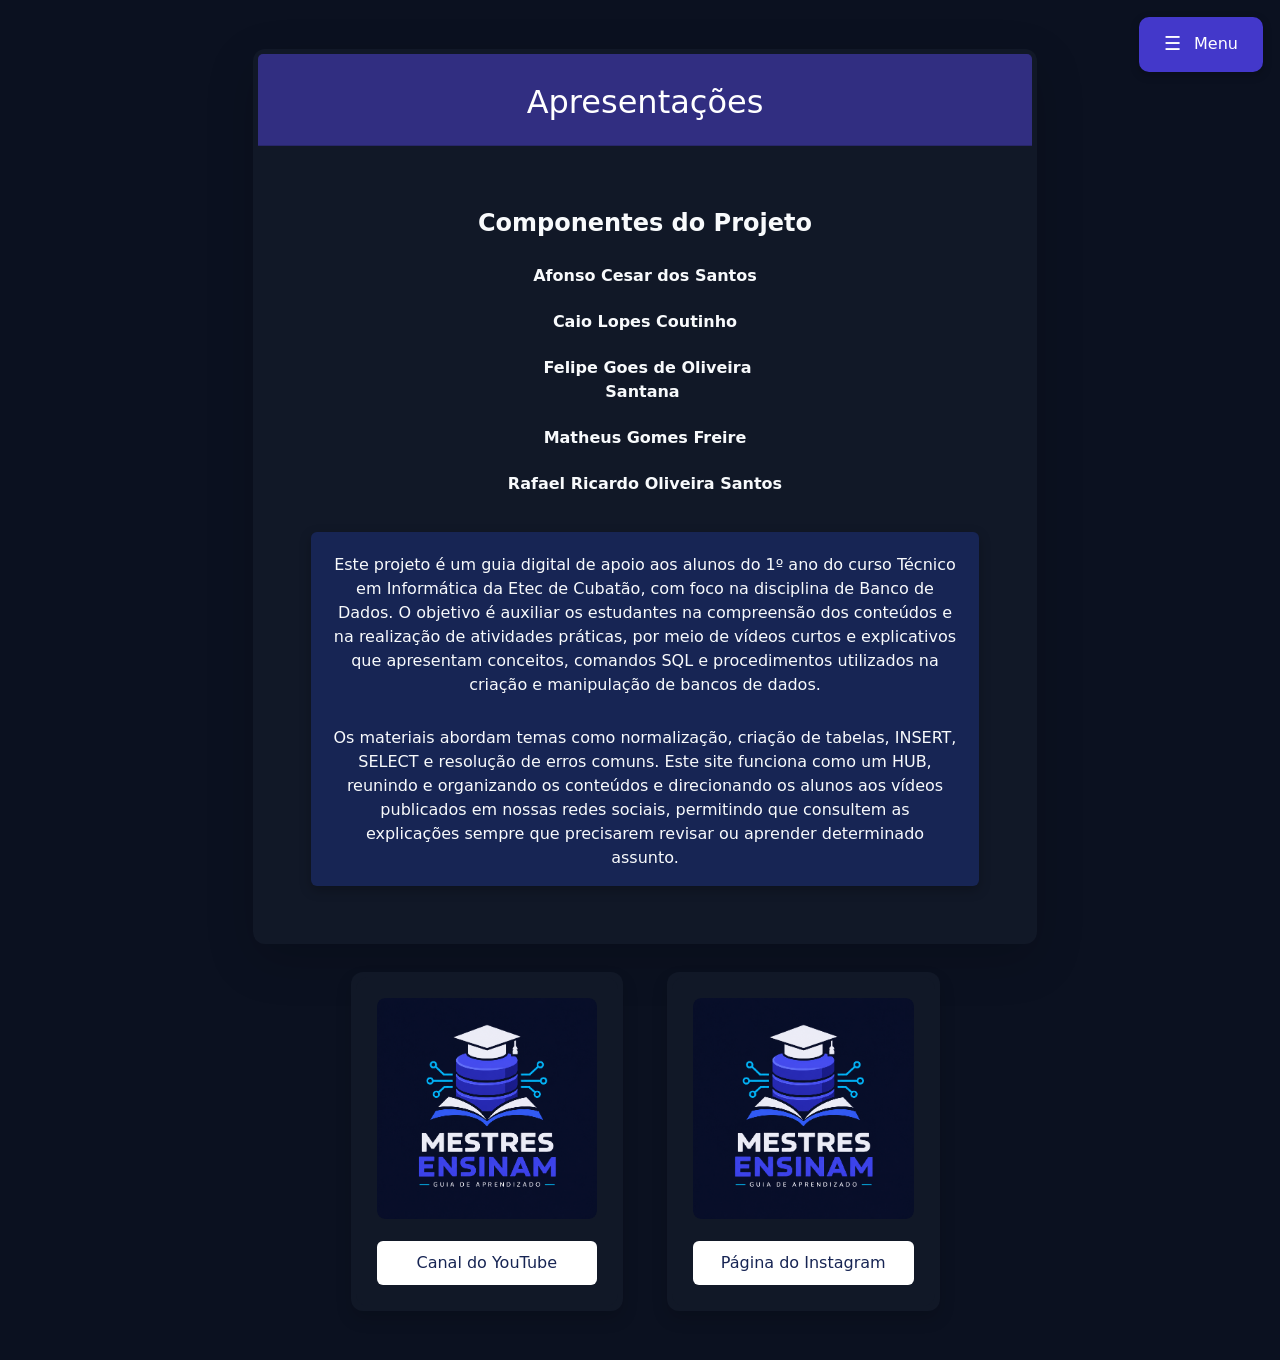
<file: index.html>
<!DOCTYPE html>
<html lang="pt-br">

<head>
    <meta charset="utf-8">
    <meta name="viewport" content="width=device-width, initial-scale=1">

    <title>Site do Guia de Aprendizado</title>

    <link rel="icon" href="imagens/logosite.png">

    <link href="css/bootstrap.min.css" rel="stylesheet">
    <link href="https://cdn.jsdelivr.net/npm/bootstrap@5.3.0/dist/css/bootstrap.min.css" rel="stylesheet">

    <script src="https://cdn.jsdelivr.net/npm/bootstrap@5.3.0/dist/js/bootstrap.bundle.min.js"></script>

    <style>

        /* =========================
           PALETA DE CORES
        ========================== */

        :root {
            --fundo-principal: #0B1120;
            --fundo-secundario: #111827;
            --azul-escuro: #172554;
            --indigo-escuro: #312E81;
            --indigo-principal: #4338CA;

            --texto-principal: #F8FAFC;
            --texto-secundario: #CBD5E1;
            --branco: #FFFFFF;
        }


        /* =========================
           CONFIGURAÇÕES GERAIS
        ========================== */

        * {
            margin: 5px !important;
        }

        body {
            background-color: var(--fundo-principal) !important;
            color: var(--texto-principal);
        }


        /* =========================
           MENU LATERAL
        ========================== */

        .menu-box {
            background-color: var(--azul-escuro);

            border-radius: 12px;
            padding: 20px;
            margin: 15px;

            box-shadow: 0 4px 12px rgba(0, 0, 0, 0.30);
        }


        .menu-label {
            color: var(--texto-principal);

            font-weight: 500;
            font-size: 1.1rem;

            margin: 0;
            padding: 12px 15px;

            border-radius: 8px;

            cursor: pointer;

            display: block;

            text-decoration: none;
        }


        .menu-label:hover {
            background-color: var(--indigo-escuro);
            color: var(--branco);

            text-decoration: none;
        }


        .nav-link {
            padding: 0;

            margin: 5px 0;

            border-radius: 8px;
        }


        .nav-link.active .menu-label {
            background-color: var(--indigo-principal);
            color: var(--branco);
        }


        /* =========================
           MENU OFFCANVAS
        ========================== */

        .offcanvas {
            background-color: var(--fundo-secundario);
            color: var(--texto-principal);
        }


        .offcanvas-header {
            background-color: var(--indigo-escuro);

            color: var(--texto-principal);

            border-radius: 0 0 12px 12px;
        }


        .btn-close {
            filter: invert(1);
        }


        /* =========================
           TAMANHO DO MENU
        ========================== */

        #MenuLateral {
            width: min(450px, 90vw) !important;

            max-width: 100vw;

            display: flex;

            flex-direction: column;
        }


        #MenuLateral .offcanvas-header {
            flex-shrink: 0;

            gap: 0.75rem;
        }


        #MenuLateral .offcanvas-title {
            min-width: 0;

            overflow-wrap: anywhere;
        }


        #MenuLateral .menu-box {
            flex: 1 1 auto;

            min-height: 0;

            margin: clamp(8px, 2vw, 15px);

            padding: clamp(10px, 3vw, 20px);

            overflow-y: auto;

            overscroll-behavior: contain;
        }


        #MenuLateral .menu-label {
            display: flex;

            min-height: 44px;

            align-items: center;

            overflow-wrap: anywhere;
        }


        /* =========================
           BOTÃO DO MENU
        ========================== */

        button[data-bs-target="#MenuLateral"] {
            background-color: #4338CA !important;
            color: #FFFFFF !important;

            border: none;

            border-radius: 10px;

            box-shadow: 0 3px 8px rgba(0, 0, 0, 0.25);

            inset-block-start:
                max(12px, env(safe-area-inset-top)) !important;

            inset-inline-end:
                max(12px, env(safe-area-inset-right)) !important;

            z-index: 1039 !important;

            display: inline-flex;

            max-width: calc(100vw - 24px);

            align-items: center;

            gap: 8px;

            padding:
                8px clamp(12px, 2vw, 20px) !important;

            font-size:
                clamp(1rem, 1.2vw, 1.2rem) !important;

            white-space: nowrap;
        }


        button[data-bs-target="#MenuLateral"]:hover {
            background-color: #3730A3 !important;
            color: #FFFFFF !important;
        }


        button[data-bs-target="#MenuLateral"] span:first-child {
            font-size:
                clamp(1.2rem, 1.5vw, 1.5rem) !important;
        }


        button[data-bs-target="#MenuLateral"] span:last-child {
            margin-left: 0 !important;
        }


        /* =========================
           CARD PRINCIPAL
        ========================== */

        .card {
            background-color: var(--fundo-secundario);
            color: var(--texto-principal);

            border-radius: 12px;
        }


        .card-header-principal {
            background-color: var(--indigo-escuro);

            color: var(--branco);
        }


        .card-body {
            background-color: var(--fundo-secundario);
        }


        .titulo-secao {
            color: var(--texto-principal);

            font-weight: 700;
        }


        .descricao-projeto {
            background-color: var(--azul-escuro);

            color: var(--texto-principal);

            box-shadow: 0 4px 12px rgba(0, 0, 0, 0.25);
        }


        /* =========================
           CARDS DAS REDES SOCIAIS
        ========================== */

        .home-shortcut-card {
            aspect-ratio: 1 / 1;

            background-color: var(--azul-escuro);

            border-radius: 12px;

            border: none;

            box-shadow: 0 4px 12px rgba(0, 0, 0, 0.30);
        }


        .home-shortcut-card .card-body {
            display: flex;

            flex-direction: column;

            gap: 12px;

            background-color: var(--azul-escuro);

            border-radius: 12px;
        }


        .home-shortcut-image {
            display: grid;

            flex: 1;

            min-height: 0;

            place-items: center;

            overflow: hidden;

            border-radius: 8px;

            background-color: transparent;
        }


        .home-shortcut-image img {
            margin: 0 !important;

            max-width: 100%;

            max-height: 100%;

            border-radius: 8px;

            object-fit: contain;
        }


        .home-shortcut-link {
            display: block;

            padding: 10px;

            border-radius: 6px;

            background-color: #FFFFFF;

            color: #172554;

            text-align: center;

            font-weight: 500;

            text-decoration: none;
        }


        .home-shortcut-link:hover {
            background-color: #E5E7EB;

            color: #172554;
        }


        /* =========================
           TÍTULOS
        ========================== */

        h2 {
            color: var(--texto-principal) !important;
        }

    </style>
    <link href="css/theme.css" rel="stylesheet">

</head>


<body>


    <!-- BOTÃO DO MENU -->

    <button
        class="btn"
        type="button"

        data-bs-toggle="offcanvas"

        data-bs-target="#MenuLateral"

        aria-controls="MenuLateral"

        style="
            position: fixed;
            top: 20px;
            right: 20px;
            z-index: 1050;
            font-size: 1.2rem;
        "
    >

        <span style="font-size: 1.5rem; vertical-align: middle;">
            ☰
        </span>

        <span style="margin-left: 8px; vertical-align: middle;">
            Menu
        </span>

    </button>



    <!-- MENU LATERAL -->

    <div
        class="offcanvas offcanvas-start"

        tabindex="-1"

        id="MenuLateral"

        aria-labelledby="MenuLateralLabel"
    >


        <div class="offcanvas-header">


            <h5
                class="offcanvas-title"

                id="MenuLateralLabel"
            >

                <span style="font-size: 1.8rem; margin-right: 10px;">
                    📊
                </span>

                Menu de Navegação

            </h5>


            <button
                type="button"

                class="btn-close"

                data-bs-dismiss="offcanvas"

                aria-label="Fechar"
            ></button>


        </div>



        <div class="menu-box">


            <ul class="nav flex-column">


                <li class="nav-item">

                    <a
                        class="nav-link"

                        href="index.html"
                    >

                        <label class="menu-label">

                            <span style="margin-right: 10px;">
                                🏠
                            </span>

                            Início

                        </label>

                    </a>

                </li>



                <li class="nav-item">

                    <a
                        class="nav-link"

                        href="selects.html"
                    >

                        <label class="menu-label">

                            <span style="margin-right: 10px;">
                                📈
                            </span>

                            Instalação

                        </label>

                    </a>

                </li>



                <li class="nav-item">

                    <a
                        class="nav-link"

                        href="views.html"
                    >

                        <label class="menu-label">

                            <span style="margin-right: 10px;">
                                👁️
                            </span>

                            Diagrama

                        </label>

                    </a>

                </li>



                <li class="nav-item">

                    <a
                        class="nav-link"

                        href="proc_join.html"
                    >

                        <label class="menu-label">

                            <span style="margin-right: 10px;">
                                🔗
                            </span>

                            Criação de Tabelas

                        </label>

                    </a>

                </li>



                <li class="nav-item">

                    <a
                        class="nav-link"

                        href="proc_crud.html"
                    >

                        <label class="menu-label">

                            <span style="margin-right: 10px;">
                                ⚙️
                            </span>

                            Inserindo Dados

                        </label>

                    </a>

                </li>



                <li class="nav-item">

                    <a
                        class="nav-link"

                        href="proc_regras.html"
                    >

                        <label class="menu-label">

                            <span style="margin-right: 10px;">
                                📋
                            </span>

                            Alterando Dados

                        </label>

                    </a>

                </li>



                <li class="nav-item">

                    <a
                        class="nav-link"

                        href="permissões.html"
                    >

                        <label class="menu-label">

                            <span style="margin-right: 10px;">
                                ✔
                            </span>

                            Pesquisas (Select)

                        </label>

                    </a>

                </li>



                <li class="nav-item">

                    <a
                        class="nav-link"

                        href="gatilhos.html"
                    >

                        <label class="menu-label">

                            <span style="margin-right: 10px;">
                                💾
                            </span>

                            Como Salvar

                        </label>

                    </a>

                </li>


            </ul>


        </div>


    </div>



    <!-- CONTEÚDO PRINCIPAL -->

    <div class="container-fluid py-4">


        <div class="row justify-content-center">


            <div class="col-lg-8 col-md-10 col-sm-12">


                <div class="card shadow-lg border-0">


                    <!-- CABEÇALHO -->

                    <div
                        class="card-header card-header-principal text-center py-4"
                    >

                        <h2 class="mb-0 text-white">
                            Apresentações
                        </h2>

                    </div>



                    <!-- CONTEÚDO -->

                    <div class="card-body p-5 text-center">


                        <div class="text-center mb-4">


                            <h4 class="mb-3 titulo-secao">
                                Componentes do Projeto
                            </h4>



                            <div class="row justify-content-center">


                                <div class="col-md-6 mb-2">

                                    <p class="mb-1">
                                        <strong>
                                            Afonso Cesar dos Santos
                                        </strong>
                                    </p>

                                </div>



                                <div class="col-md-6 mb-2">

                                    <p class="mb-1">
                                        <strong>
                                            Caio Lopes Coutinho
                                        </strong>
                                    </p>

                                </div>



                                <div class="col-md-6 mb-2">

                                    <p class="mb-1">
                                        <strong>
                                            Felipe Goes de Oliveira Santana
                                        </strong>
                                    </p>

                                </div>



                                <div class="col-md-6 mb-2">

                                    <p class="mb-1">
                                        <strong>
                                            Matheus Gomes Freire
                                        </strong>
                                    </p>

                                </div>



                                <div class="col-md-6 mb-2">

                                    <p class="mb-1">
                                        <strong>
                                            Rafael Ricardo Oliveira Santos
                                        </strong>
                                    </p>

                                </div>


                            </div>


                        </div>



                        <!-- DESCRIÇÃO DO PROJETO -->

                        <div
                            class="mt-4 p-3 rounded descricao-projeto"
                        >


                            <p class="mb-0">

                                Este projeto é um guia digital de apoio aos
                                alunos do 1º ano do curso Técnico em Informática
                                da Etec de Cubatão, com foco na disciplina de
                                Banco de Dados.

                                O objetivo é auxiliar os estudantes na
                                compreensão dos conteúdos e na realização de
                                atividades práticas, por meio de vídeos curtos
                                e explicativos que apresentam conceitos,
                                comandos SQL e procedimentos utilizados na
                                criação e manipulação de bancos de dados.

                            </p>


                            <br>


                            <p class="mb-0">

                                Os materiais abordam temas como normalização,
                                criação de tabelas, INSERT, SELECT e resolução
                                de erros comuns.

                                Este site funciona como um HUB, reunindo e
                                organizando os conteúdos e direcionando os
                                alunos aos vídeos publicados em nossas redes
                                sociais, permitindo que consultem as
                                explicações sempre que precisarem revisar ou
                                aprender determinado assunto.

                            </p>


                        </div>


                    </div>


                </div>


            </div>


        </div>



        <!-- REDES SOCIAIS -->

        <div class="row justify-content-center g-4 mt-2">


            <!-- YOUTUBE -->

            <div class="col-10 col-sm-5 col-lg-3">


                <div
                    class="card home-shortcut-card shadow border-0"
                >


                    <div class="card-body">


                        <div class="home-shortcut-image">

                            <img
                                src="imagens/logo.png"

                                alt="Logo Mestres Ensinam"

                                class="img-fluid"
                            >

                        </div>



                        <a
                            href="https://youtube.com/@mestresensinando?si=HSx_U2N3adWQ6P_w"

                            class="home-shortcut-link"

                            target="_blank"

                            rel="noopener noreferrer"
                        >

                            Canal do YouTube

                        </a>


                    </div>


                </div>


            </div>



            <!-- INSTAGRAM -->

            <div class="col-10 col-sm-5 col-lg-3">


                <div
                    class="card home-shortcut-card shadow border-0"
                >


                    <div class="card-body">


                        <div class="home-shortcut-image">

                            <img
                                src="imagens/logo.png"

                                alt="Logo Mestres Ensinam"

                                class="img-fluid"
                            >

                        </div>



                        <a
                            href="https://www.instagram.com/mestres_ensinam01"

                            class="home-shortcut-link"

                            target="_blank"

                            rel="noopener noreferrer"
                        >

                            Página do Instagram

                        </a>


                    </div>


                </div>


            </div>


        </div>


    </div>



    <!-- SCRIPT PARA DESTACAR A PÁGINA ATUAL -->

    <script>

        document.addEventListener(
            "DOMContentLoaded",
            function() {

                const links =
                    document.querySelectorAll(".nav-link");

                const currentPage =
                    window.location.pathname
                    .split("/")
                    .pop();


                links.forEach(function(link) {

                    const href =
                        link.getAttribute("href");


                    if (href === currentPage) {

                        link.classList.add("active");

                    }

                });

            }
        );

    </script>


</body>

</html>
</file>
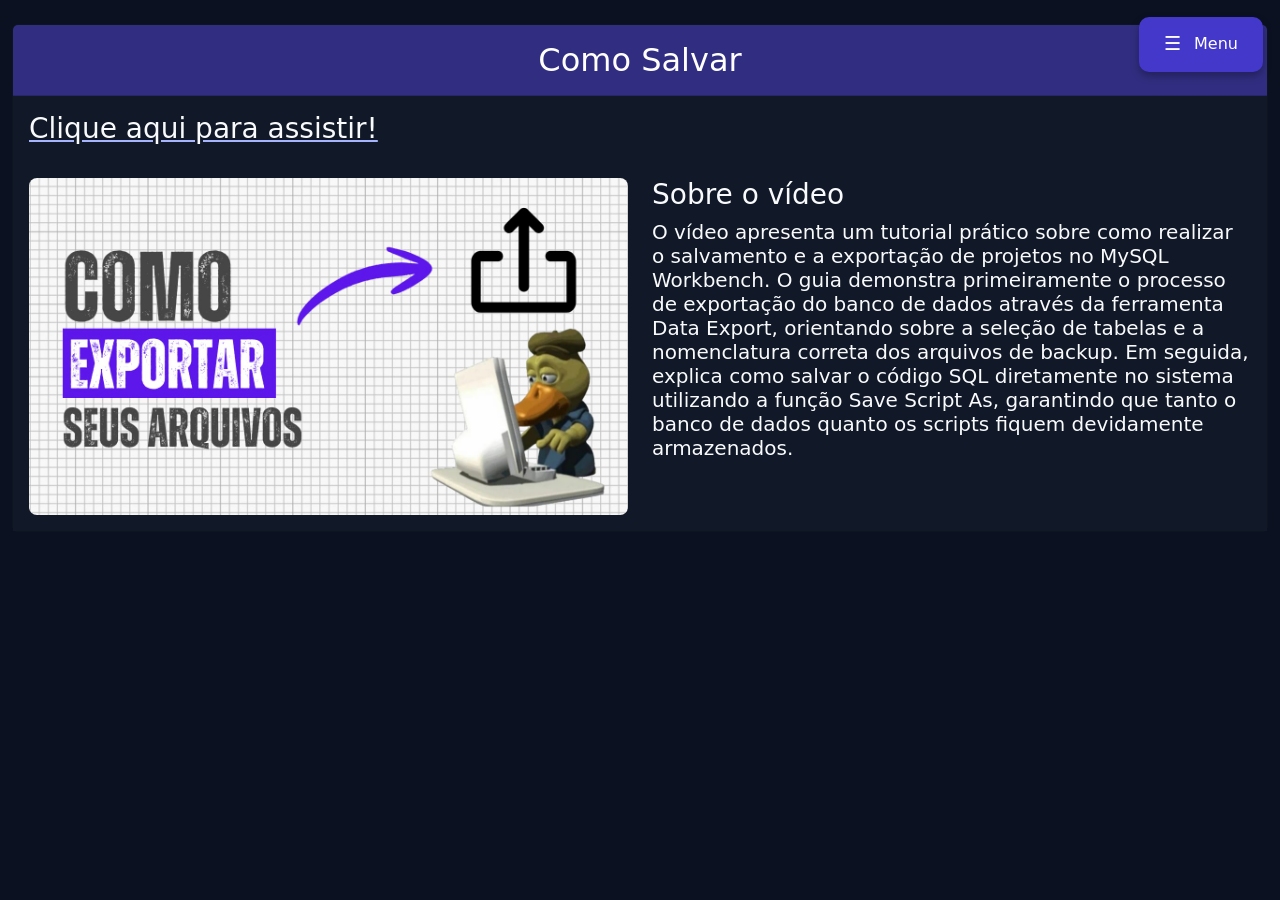
<file: gatilhos.html>
<!DOCTYPE html>
<html lang="pt-br">
<head>
    <meta charset="UTF-8">
    <meta name="viewport" content="width=device-width, initial-scale=1">

    <title>Como Salvar</title>

    <link rel="icon" href="imagens/logosite.png">

    <link
        href="https://cdn.jsdelivr.net/npm/bootstrap@5.3.0/dist/css/bootstrap.min.css"
        rel="stylesheet"
    >

    <script
        src="https://cdn.jsdelivr.net/npm/bootstrap@5.3.0/dist/js/bootstrap.bundle.min.js"
        defer
    ></script>

    <style>
        .menu-box {
            background: var(--azul-escuro);
            border-radius: 15px;
            padding: 20px;
            margin: 15px;
            box-shadow: 0 4px 12px rgba(0, 0, 0, 0.3);
        }

        .menu-label {
            color: white;
            font-weight: 500;
            font-size: 1.1rem;
            margin: 0;
            padding: 12px 15px;
            border-radius: 10px;
            transition: all 0.3s ease;
            cursor: pointer;
            display: block;
            text-decoration: none;
        }

        .menu-label:hover {
            background-color: rgba(255, 255, 255, 0.2);
            transform: translateX(5px);
            color: white;
            text-decoration: none;
        }

        .nav-link {
            padding: 0;
            margin: 5px 0;
            border-radius: 10px;
            transition: all 0.3s ease;
        }

        .nav-link:hover {
            background-color: rgba(255, 255, 255, 0.1);
        }

        .offcanvas {
            background: var(--fundo-secundario);
        }

        .offcanvas-header {
            background: var(--indigo-escuro);
            color: var(--branco);
            border-radius: 0 0 12px 12px;
        }

        .btn-close {
            filter: invert(1);
        }

        .nav-link.active .menu-label {
            background-color: var(--indigo-principal);
            color: var(--branco);
        }

        .conteudo-imagem {
            display: block;
            width: 100%;
            height: auto;
        }

        .texto-conteudo {
            min-width: 0;
        }

        @media (max-width: 576px) {
            .menu-lateral {
                width: 85% !important;
            }

        }
        
        #MenuLateral {
            width: min(450px, 90vw) !important;
            max-width: 100vw;
            display: flex;
            flex-direction: column;
        }

        #MenuLateral .offcanvas-header {
            flex-shrink: 0;
            gap: 0.75rem;
        }

        #MenuLateral .offcanvas-title {
            min-width: 0;
            overflow-wrap: anywhere;
        }

        #MenuLateral .menu-box {
            flex: 1 1 auto;
            min-height: 0;
            margin: clamp(8px, 2vw, 15px);
            padding: clamp(10px, 3vw, 20px);
            overflow-y: auto;
            overscroll-behavior: contain;
        }

        #MenuLateral .menu-label {
            display: flex;
            min-height: 44px;
            align-items: center;
            overflow-wrap: anywhere;
        }

        button[data-bs-target="#MenuLateral"] {
            background-color: #4338CA !important;
            color: #FFFFFF !important;
            inset-block-start: max(12px, env(safe-area-inset-top)) !important;
            inset-inline-end: max(12px, env(safe-area-inset-right)) !important;
            z-index: 1039 !important;
            display: inline-flex;
            max-width: calc(100vw - 24px);
            align-items: center;
            gap: 8px;
            padding: 6px clamp(10px, 2vw, 20px) !important;
            font-size: clamp(1rem, 1.2vw, 1.2rem) !important;
            white-space: nowrap;
        }

        button[data-bs-target="#MenuLateral"] span:first-child {
            font-size: clamp(1.2rem, 1.5vw, 1.5rem) !important;
        }

        button[data-bs-target="#MenuLateral"] span:last-child {
            margin-left: 0 !important;
        }
    </style>
    <link href="css/theme.css" rel="stylesheet">
</head>

<body class="gatilhos">

    <!-- Botão do menu -->
    <button
        class="btn"
        type="button"
        data-bs-toggle="offcanvas"
        data-bs-target="#MenuLateral"
        aria-controls="MenuLateral"
        style="background-color:var(--indigo-principal);color:var(--branco);position:fixed;top:20px;right:20px;z-index:1050;font-size:1.2rem;padding:8px 20px;border-radius:10px;box-shadow:0 4px 8px rgba(0,0,0,0.3);"
    >
        <span style="font-size:1.5rem;vertical-align:middle;">☰</span>
        <span style="margin-left:8px;vertical-align:middle;">Menu</span>
    </button>

    <!-- Menu lateral -->
    <div
        class="offcanvas offcanvas-start menu-lateral"
        tabindex="-1"
        id="MenuLateral"
        aria-labelledby="MenuLateralLabel"
        style="width:450px;"
    >
        <div class="offcanvas-header">
            <h5 class="offcanvas-title" id="MenuLateralLabel">
                <span style="font-size:1.8rem;margin-right:10px;">📊</span>
                Menu de Navegação
            </h5>

            <button
                type="button"
                class="btn-close"
                data-bs-dismiss="offcanvas"
                aria-label="Fechar"
            ></button>
        </div>

        <div class="menu-box">
            <ul class="nav flex-column">

                <li class="nav-item">
                    <a class="nav-link" href="index.html">
                        <span class="menu-label">
                            <span style="margin-right:10px;">🏠</span>
                            Início
                        </span>
                    </a>
                </li>

                <li class="nav-item">
                    <a class="nav-link" href="selects.html">
                        <span class="menu-label">
                            <span style="margin-right:10px;">📈</span>
                            Instalação
                        </span>
                    </a>
                </li>

                <li class="nav-item">
                    <a class="nav-link" href="views.html">
                        <span class="menu-label">
                            <span style="margin-right:10px;">👁️</span>
                            Diagrama
                        </span>
                    </a>
                </li>

                <li class="nav-item">
                    <a class="nav-link" href="proc_join.html">
                        <span class="menu-label">
                            <span style="margin-right:10px;">🔗</span>
                            Criação de Tabelas Comandos
                        </span>
                    </a>
                </li>

                <li class="nav-item">
                    <a class="nav-link" href="proc_crud.html">
                        <span class="menu-label">
                            <span style="margin-right:10px;">⚙️</span>
                            Inserindo Dados
                        </span>
                    </a>
                </li>

                <li class="nav-item">
                    <a class="nav-link" href="proc_regras.html">
                        <span class="menu-label">
                            <span style="margin-right:10px;">📋</span>
                            Procedures de Regras de Negócio
                        </span>
                    </a>
                </li>

                <li class="nav-item">
                    <a class="nav-link" href="proc_crud.html">
                        <span class="menu-label">
                            <span style="margin-right:10px;">🔎</span>
                            Alterando Dados
                        </span>
                    </a>
                </li>

                <li class="nav-item">
                    <a class="nav-link" href="permissões.html">
                        <span class="menu-label">
                            <span style="margin-right:10px;">✔</span>
                            Pesquisas (Select)
                        </span>
                    </a>
                </li>

                <li class="nav-item">
                    <a class="nav-link" href="gatilhos.html">
                        <span class="menu-label">
                            <span style="margin-right:10px;">🔫</span>
                            Como Salvar
                        </span>
                    </a>
                </li>

            </ul>
        </div>
    </div>

    <!-- Conteúdo principal -->
    <main class="container-fluid py-4">

        <div class="card mb-4">
            <div class="card-header bg-success text-white text-center py-3">
                <h2 class="mb-0 text-white">Como Salvar</h2>
            </div>

            <div class="card-body">
                <a
                    href="https://youtu.be/b-9L2ri9XZ4?si=6ecKXAiqZ37Lkdqx"
                    target="_blank"
                    rel="noopener noreferrer">
                    <h3>Clique aqui para assistir!</h3>
                </a>

                <div class="row g-4 align-items-start mt-1">
                    <div class="col-12 col-lg-6">
                        <img
                            src="imagens/TCC/Como Salvar/exportar.jfif"
                            alt="Imagem explicativa sobre como salvar"
                            class="conteudo-imagem">
                    </div>
                    <div class="col-12 col-lg-6 texto-conteudo">
                        <h3>Sobre o vídeo</h3>
                        <h5><p>O vídeo apresenta um tutorial prático sobre como realizar o salvamento e a exportação de projetos no
                        MySQL Workbench. O guia demonstra primeiramente o processo de exportação do banco de dados
                        através da ferramenta Data Export, orientando sobre a seleção de tabelas e a nomenclatura correta
                        dos arquivos de backup. Em seguida, explica como salvar o código SQL diretamente no sistema
                        utilizando a função Save Script As, garantindo que tanto o banco de dados quanto os scripts fiquem
                        devidamente armazenados.</p></h5>
                    </div>
                </div>
            </div>
        </div>

    </main>

    <!-- Destaca a página atual no menu -->
    <script>
        document.addEventListener("DOMContentLoaded", function () {
            const links = document.querySelectorAll("#MenuLateral .nav-link");
            let currentPage = window.location.pathname.split("/").pop();

            if (!currentPage) {
                currentPage = "index.html";
            }

            links.forEach(function (link) {
                if (link.getAttribute("href") === currentPage) {
                    link.classList.add("active");
                    link.setAttribute("aria-current", "page");
                } else {
                    link.classList.remove("active");
                    link.removeAttribute("aria-current");
                }
            });
        });
    </script>

</body>
</html>
</file>
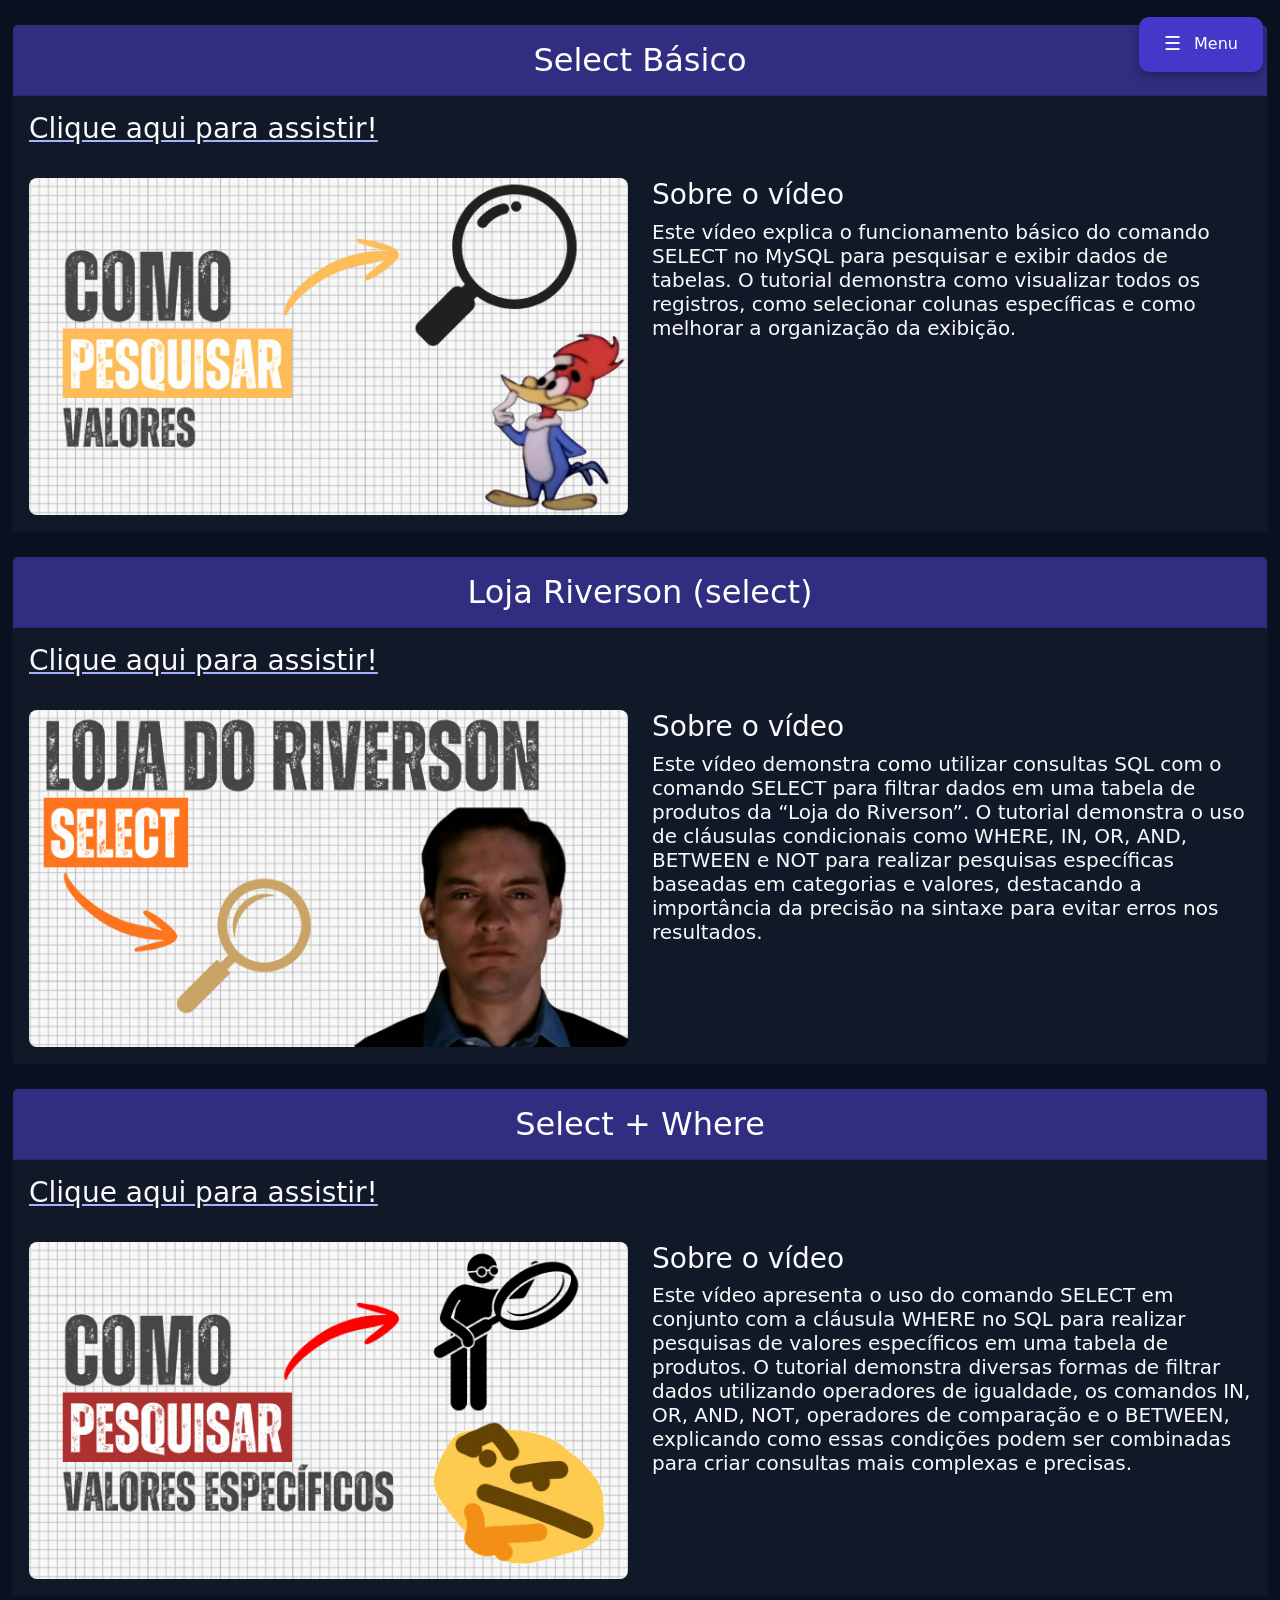
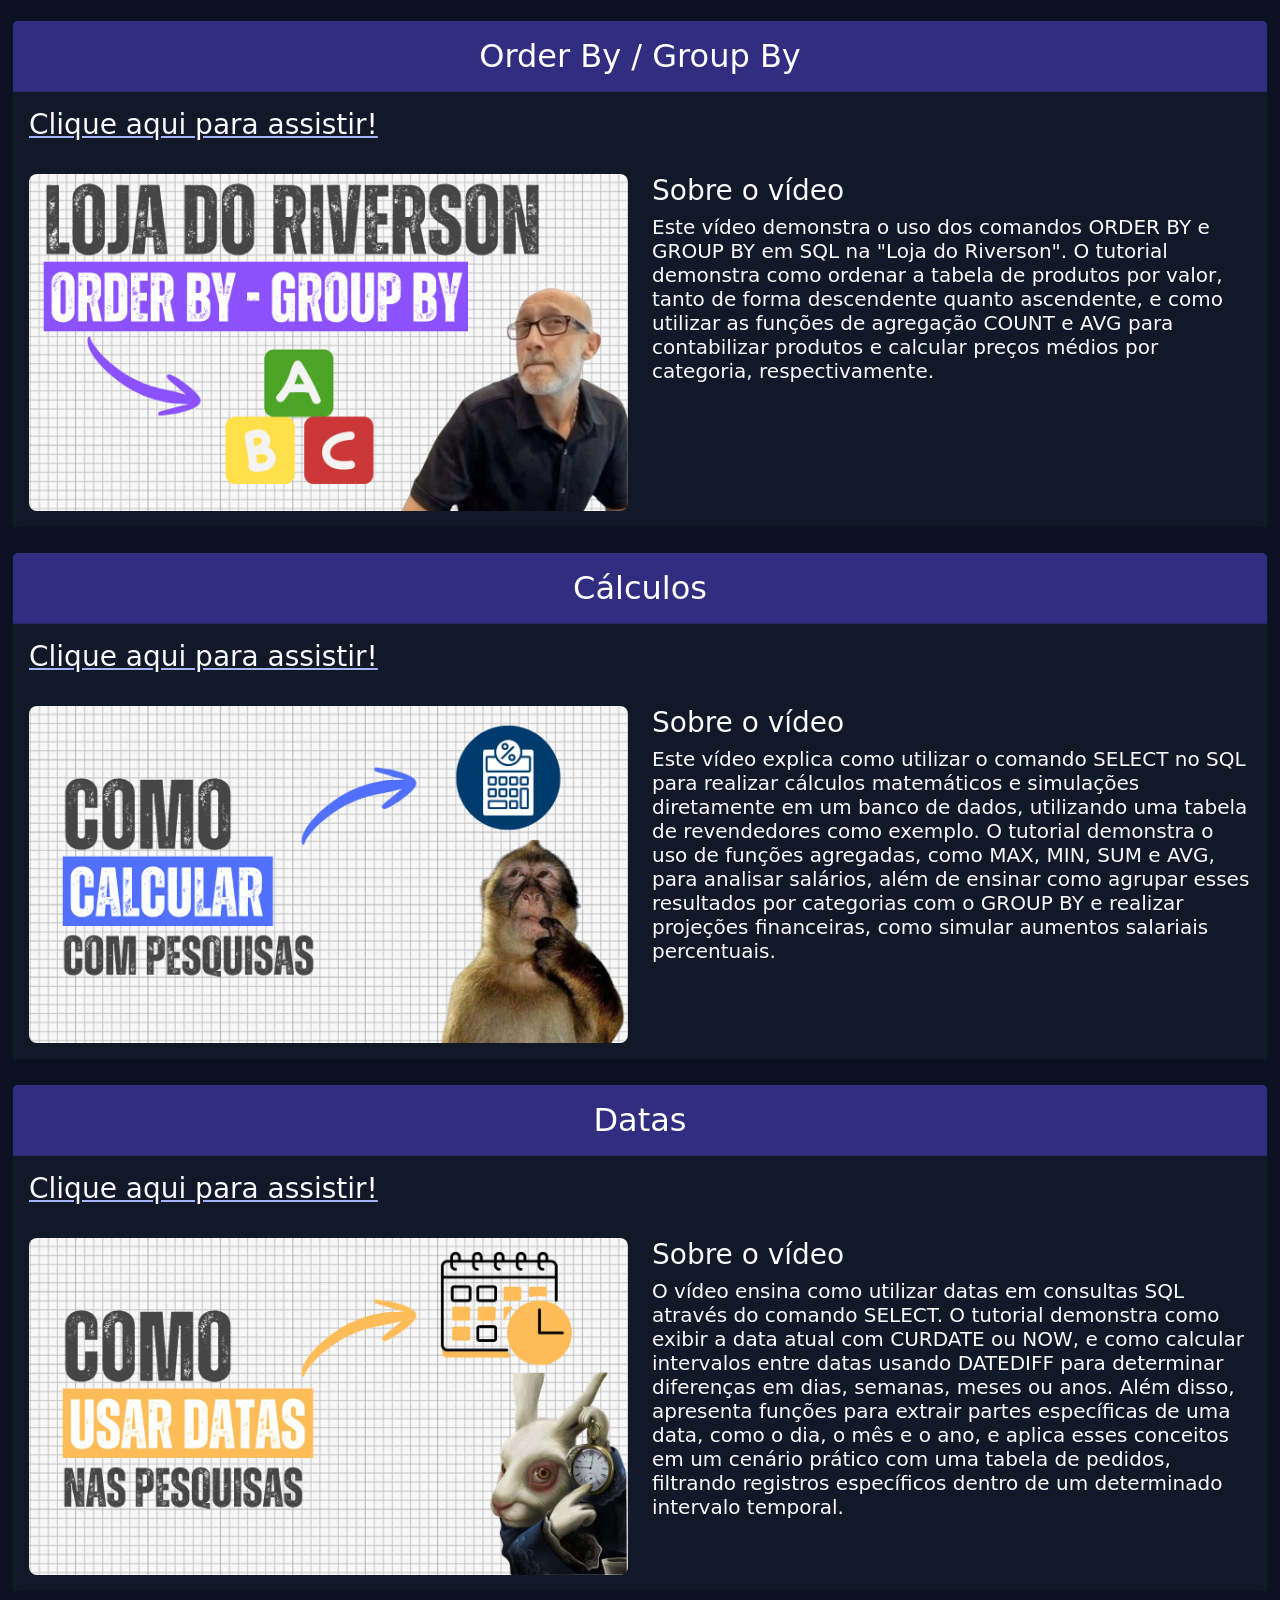
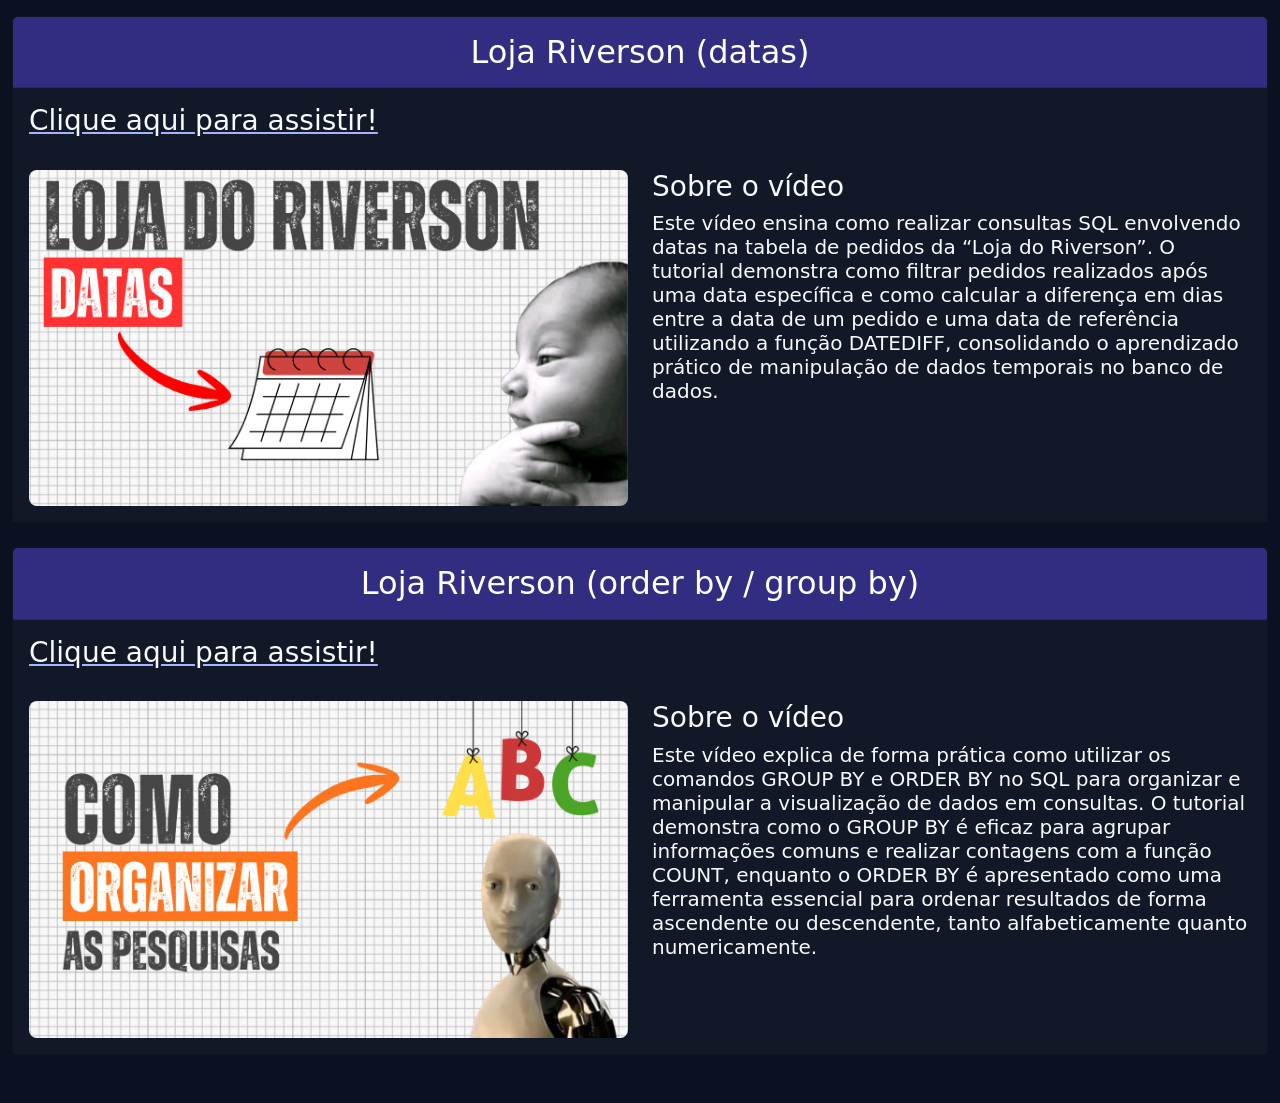
<file: permissões.html>
<!DOCTYPE html>
<html lang="pt-br">

<head>
    <meta charset="UTF-8">
    <meta name="viewport" content="width=device-width, initial-scale=1">

    <title>Pesquisas</title>

    <link rel="icon" href="imagens/logosite.png">

    <!-- Bootstrap 5.3.0 -->
    <link
        href="https://cdn.jsdelivr.net/npm/bootstrap@5.3.0/dist/css/bootstrap.min.css"
        rel="stylesheet"
    >

    <script
        src="https://cdn.jsdelivr.net/npm/bootstrap@5.3.0/dist/js/bootstrap.bundle.min.js"
        defer
    ></script>

    <style>
        .menu-box {
            background: linear-gradient(135deg, #17865D 0%, #1a9b6b 100%);
            border-radius: 15px;
            padding: 20px;
            margin: 15px;
            box-shadow: 0 8px 25px rgba(23, 134, 93, 0.3);
        }

        .menu-label {
            color: white;
            font-weight: 500;
            font-size: 1.1rem;
            margin: 0;
            padding: 12px 15px;
            border-radius: 10px;
            transition: all 0.3s ease;
            cursor: pointer;
            display: block;
            text-decoration: none;
        }

        .menu-label:hover {
            background-color: rgba(255, 255, 255, 0.2);
            transform: translateX(5px);
            color: white;
            text-decoration: none;
        }

        .nav-link {
            padding: 0;
            margin: 5px 0;
            border-radius: 10px;
            transition: all 0.3s ease;
        }

        .nav-link:hover {
            background-color: rgba(255, 255, 255, 0.1);
        }

        .offcanvas {
            background: linear-gradient(180deg, #f8f9fa 0%, #e9ecef 100%);
        }

        .offcanvas-header {
            background: linear-gradient(135deg, #17865D 0%, #1a9b6b 100%);
            color: white;
            border-radius: 0 0 15px 15px;
        }

        .btn-close {
            filter: invert(1);
        }

        @keyframes slideIn {
            from {
                transform: translateX(-100%);
                opacity: 0;
            }

            to {
                transform: translateX(0);
                opacity: 1;
            }
        }

        .nav-link.active .menu-label {
            background-color: rgba(255, 255, 255, 0.3);
            box-shadow: 0 4px 15px rgba(255, 255, 255, 0.2);
        }

        .conteudo-imagem {
            display: block;
            width: 100%;
            height: auto;
        }

        .texto-conteudo {
            min-width: 0;
        }

        @media (max-width: 576px) {
            .menu-lateral {
                width: 85% !important;
            }
        }
    </style>
    <style>
        #MenuLateral {
            width: min(450px, 90vw) !important;
            max-width: 100vw;
            display: flex;
            flex-direction: column;
        }

        #MenuLateral .offcanvas-header {
            flex-shrink: 0;
            gap: 0.75rem;
        }

        #MenuLateral .offcanvas-title {
            min-width: 0;
            overflow-wrap: anywhere;
        }

        #MenuLateral .menu-box {
            flex: 1 1 auto;
            min-height: 0;
            margin: clamp(8px, 2vw, 15px);
            padding: clamp(10px, 3vw, 20px);
            overflow-y: auto;
            overscroll-behavior: contain;
        }

        #MenuLateral .menu-label {
            display: flex;
            min-height: 44px;
            align-items: center;
            overflow-wrap: anywhere;
        }

        button[data-bs-target="#MenuLateral"] {
            background-color: #4338CA !important;
            color: #FFFFFF !important;
            inset-block-start: max(12px, env(safe-area-inset-top)) !important;
            inset-inline-end: max(12px, env(safe-area-inset-right)) !important;
            z-index: 1039 !important;
            display: inline-flex;
            max-width: calc(100vw - 24px);
            align-items: center;
            gap: 8px;
            padding: 6px clamp(10px, 2vw, 20px) !important;
            font-size: clamp(1rem, 1.2vw, 1.2rem) !important;
            white-space: nowrap;
        }

        button[data-bs-target="#MenuLateral"] span:first-child {
            font-size: clamp(1.2rem, 1.5vw, 1.5rem) !important;
        }

        button[data-bs-target="#MenuLateral"] span:last-child {
            margin-left: 0 !important;
        }
    </style>
    <link href="css/theme.css" rel="stylesheet">
</head>

<body>

    <!-- Botão do menu -->
    <button
        class="btn"
        type="button"
        data-bs-toggle="offcanvas"
        data-bs-target="#MenuLateral"
        aria-controls="MenuLateral"
        style="background-color:#17865D;color:#fff;position:fixed;top:20px;right:20px;z-index:1050;font-size:1.2rem;padding:8px 20px;border-radius:10px;box-shadow:0 4px 8px rgba(0,0,0,0.3);"
    >
        <span style="font-size:1.5rem;vertical-align:middle;">☰</span>
        <span style="margin-left:8px;vertical-align:middle;">Menu</span>
    </button>

    <!-- Menu lateral -->
    <div
        class="offcanvas offcanvas-start menu-lateral"
        tabindex="-1"
        id="MenuLateral"
        aria-labelledby="MenuLateralLabel"
        style="width:450px;"
    >

        <div class="offcanvas-header">
            <h5 class="offcanvas-title" id="MenuLateralLabel">
                <span style="font-size:1.8rem;margin-right:10px;">📊</span>
                Menu de Navegação
            </h5>

            <button
                type="button"
                class="btn-close"
                data-bs-dismiss="offcanvas"
                aria-label="Fechar"
            ></button>
        </div>

        <div class="menu-box">
            <ul class="nav flex-column">

                <li class="nav-item">
                    <a class="nav-link" href="index.html">
                        <span class="menu-label">
                            <span style="margin-right:10px;">🏠</span>
                            Início
                        </span>
                    </a>
                </li>

                <li class="nav-item">
                    <a class="nav-link" href="selects.html">
                        <span class="menu-label">
                            <span style="margin-right:10px;">📈</span>
                            Instalação
                        </span>
                    </a>
                </li>

                <li class="nav-item">
                    <a class="nav-link" href="views.html">
                        <span class="menu-label">
                            <span style="margin-right:10px;">👁️</span>
                            Diagrama
                        </span>
                    </a>
                </li>

                <li class="nav-item">
                    <a class="nav-link" href="proc_join.html">
                        <span class="menu-label">
                            <span style="margin-right:10px;">🔗</span>
                            Criação de Tabelas Comandos
                        </span>
                    </a>
                </li>

                <li class="nav-item">
                    <a class="nav-link" href="proc_crud.html">
                        <span class="menu-label">
                            <span style="margin-right:10px;">⚙️</span>
                            Inserindo Dados
                        </span>
                    </a>
                </li>

                <li class="nav-item">
                    <a class="nav-link" href="proc_regras.html">
                        <span class="menu-label">
                            <span style="margin-right:10px;">🔎</span>
                            Alterando Dados
                        </span>
                    </a>
                </li>

                <li class="nav-item">
                    <a class="nav-link" href="permissões.html">
                        <span class="menu-label">
                            <span style="margin-right:10px;">✔</span>
                            Pesquisas (Select)
                        </span>
                    </a>
                </li>

                <li class="nav-item">
                    <a class="nav-link" href="gatilhos.html">
                        <span class="menu-label">
                            <span style="margin-right:10px;">🔫</span>
                            Como Salvar
                        </span>
                    </a>
                </li>

            </ul>
        </div>
    </div>

    <!-- Conteúdo principal -->
    <main class="container-fluid py-4">

        <!-- Select Básico -->
        <div class="card mb-4">

            <div class="card-header bg-success text-white text-center py-3">
                <h2 class="mb-0 text-white">Select Básico</h2>
            </div>

            <div class="card-body">
                <a
                    href="https://youtu.be/EkYyARAlJpk?si=NXlo463nTZfKCMi3"
                    target="_blank"
                    rel="noopener noreferrer">
                    <h3>Clique aqui para assistir!</h3>
                </a>

                <div class="row g-4 align-items-start mt-1">
                    <div class="col-12 col-lg-6">
                        <img
                            src="imagens/TCC/Pesquisas (Select)/picapau.jfif"
                            alt="Pica-pau"
                            class="conteudo-imagem">
                    </div>
                    <div class="col-12 col-lg-6 texto-conteudo">
                        <h3>Sobre o vídeo</h3>
                        <h5><p>Este vídeo explica o funcionamento básico do comando SELECT no MySQL para pesquisar e exibir
                        dados de tabelas. O tutorial demonstra como visualizar todos os registros, como selecionar colunas
                        específicas e como melhorar a organização da exibição.</p></h5>
                    </div>
                </div>
            </div>

        </div>
        
        <!-- Loja Riverson (select) -->
        <div class="card mb-4">

            <div class="card-header bg-success text-white text-center py-3">
                <h2 class="mb-0 text-white">Loja Riverson (select)</h2>
            </div>

            <div class="card-body">
                <a
                    href="https://youtu.be/_dV-sMvbRJc?si=swAsF_KMyJ3D8XV3"
                    target="_blank"
                    rel="noopener noreferrer">
                    <h3>Clique aqui para assistir!</h3>
                </a>

                <div class="row g-4 align-items-start mt-1">
                    <div class="col-12 col-lg-6">
                        <img
                            src="imagens/TCC/Pesquisas (Select)/tobey.jfif"
                            alt="Tobey"
                            class="conteudo-imagem">
                    </div>
                    <div class="col-12 col-lg-6 texto-conteudo">
                        <h3>Sobre o vídeo</h3>
                        <h5><p>Este vídeo demonstra como utilizar consultas SQL com o comando SELECT para filtrar dados em uma
                        tabela de produtos da “Loja do Riverson”. O tutorial demonstra o uso de cláusulas condicionais como
                        WHERE, IN, OR, AND, BETWEEN e NOT para realizar pesquisas específicas baseadas em categorias
                        e valores, destacando a importância da precisão na sintaxe para evitar erros nos resultados.

                        </p></h5>
                    </div>
                </div>
            </div>

        </div>

        <!-- Select + Where -->
        <div class="card mb-4">

            <div class="card-header bg-success text-white text-center py-3">
                <h2 class="mb-0 text-white">Select + Where</h2>
            </div>

            <div class="card-body">
                <a
                    href="https://youtu.be/ZGozsw4ilI4?si=u5xb6QIb9PkuoGHu"
                    target="_blank"
                    rel="noopener noreferrer">
                    <h3>Clique aqui para assistir!</h3>
                </a>

                <div class="row g-4 align-items-start mt-1">
                    <div class="col-12 col-lg-6">
                        <img
                            src="imagens/TCC/Pesquisas (Select)/select e where.jfif"
                            alt="Select e Where"
                            class="conteudo-imagem">
                    </div>
                    <div class="col-12 col-lg-6 texto-conteudo">
                        <h3>Sobre o vídeo</h3>
                        <h5><p>Este vídeo apresenta o uso do comando SELECT em conjunto com a cláusula WHERE no SQL para
                        realizar pesquisas de valores específicos em uma tabela de produtos. O tutorial demonstra diversas
                        formas de filtrar dados utilizando operadores de igualdade, os comandos IN, OR, AND, NOT,
                        operadores de comparação e o BETWEEN, explicando como essas condições podem ser combinadas
                        para criar consultas mais complexas e precisas.

                        </p></h5>
                    </div>
                </div>
            </div>

        </div>

        <!-- Order By / Group By -->
        <div class="card mb-4">

            <div class="card-header bg-success text-white text-center py-3">
                <h2 class="mb-0 text-white">Order By / Group By</h2>
            </div>

            <div class="card-body">
                <a
                    href="https://youtu.be/r1TLeJNb2Oo?si=Hkp5tSzrQlVnognr"
                    target="_blank"
                    rel="noopener noreferrer">
                    <h3>Clique aqui para assistir!</h3>
                </a>

                <div class="row g-4 align-items-start mt-1">
                    <div class="col-12 col-lg-6">
                        <img
                            src="imagens/TCC/Pesquisas (Select)/rivers by.jfif"
                            alt="River By"
                            class="conteudo-imagem">
                    </div>
                    <div class="col-12 col-lg-6 texto-conteudo">
                        <h3>Sobre o vídeo</h3>
                        <h5><p>Este vídeo demonstra o uso dos comandos ORDER BY e GROUP BY em SQL na "Loja do Riverson".
                        O tutorial demonstra como ordenar a tabela de produtos por valor, tanto de forma descendente quanto
                        ascendente, e como utilizar as funções de agregação COUNT e AVG para contabilizar produtos e
                        calcular preços médios por categoria, respectivamente.
                        </p></h5>
                    </div>
                </div>
            </div>

        </div>

        <!-- Cálculos -->
        <div class="card mb-4">

            <div class="card-header bg-success text-white text-center py-3">
                <h2 class="mb-0 text-white">Cálculos</h2>
            </div>

            <div class="card-body">
                <a
                    href="https://youtu.be/ZPXoPMdF_gc?si=jOcJii0VSHNX4RmE"
                    target="_blank"
                    rel="noopener noreferrer">
                    <h3>Clique aqui para assistir!</h3>
                </a>

                <div class="row g-4 align-items-start mt-1">
                    <div class="col-12 col-lg-6">
                        <img
                            src="imagens/TCC/Pesquisas (Select)/select e cal.jfif"
                            alt="Select e cálculos"
                            class="conteudo-imagem">
                    </div>
                    <div class="col-12 col-lg-6 texto-conteudo">
                        <h3>Sobre o vídeo</h3>
                        <h5><p>Este vídeo explica como utilizar o comando SELECT no SQL para realizar cálculos matemáticos e
                        simulações diretamente em um banco de dados, utilizando uma tabela de revendedores como
                        exemplo. O tutorial demonstra o uso de funções agregadas, como MAX, MIN, SUM e AVG, para
                        analisar salários, além de ensinar como agrupar esses resultados por categorias com o GROUP BY e
                        realizar projeções financeiras, como simular aumentos salariais percentuais.

                        </p></h5>
                    </div>
                </div>
            </div>

        </div>

        <!-- Datas -->
        <div class="card mb-4">

            <div class="card-header bg-success text-white text-center py-3">
                <h2 class="mb-0 text-white">Datas</h2>
            </div>

            <div class="card-body">
                <a
                    href="https://youtu.be/yR8Zt-trheM?si=FJrH9o7tWnWU9r7I"
                    target="_blank"
                    rel="noopener noreferrer">
                    <h3>Clique aqui para assistir!</h3>
                </a>

                <div class="row g-4 align-items-start mt-1">
                    <div class="col-12 col-lg-6">
                        <img
                            src="imagens/TCC/Pesquisas (Select)/data.jfif"
                            alt="Datas"
                            class="conteudo-imagem">
                    </div>
                    <div class="col-12 col-lg-6 texto-conteudo">
                        <h3>Sobre o vídeo</h3>
                        <h5><p>O vídeo ensina como utilizar datas em consultas SQL através do comando SELECT. O tutorial
                        demonstra como exibir a data atual com CURDATE ou NOW, e como calcular intervalos entre datas
                        usando DATEDIFF para determinar diferenças em dias, semanas, meses ou anos. Além disso,
                        apresenta funções para extrair partes específicas de uma data, como o dia, o mês e o ano, e aplica
                        esses conceitos em um cenário prático com uma tabela de pedidos, filtrando registros específicos
                        dentro de um determinado intervalo temporal.

                        </p></h5>
                    </div>
                </div>
            </div>

        </div>

        <!-- Loja Riverson (datas) -->
        <div class="card mb-4">

            <div class="card-header bg-success text-white text-center py-3">
                <h2 class="mb-0 text-white">Loja Riverson (datas)</h2>
            </div>

            <div class="card-body">
                <a
                    href="https://youtu.be/zXgKO0YOQMg?si=7z3HyK2hR-efAnf4"
                    target="_blank"
                    rel="noopener noreferrer">
                    <h3>Clique aqui para assistir!</h3>
                </a>

                <div class="row g-4 align-items-start mt-1">
                    <div class="col-12 col-lg-6">
                        <img
                            src="imagens/TCC/Pesquisas (Select)/bebe.jfif"
                            alt="Bebê"
                            class="conteudo-imagem">
                    </div>
                    <div class="col-12 col-lg-6 texto-conteudo">
                        <h3>Sobre o vídeo</h3>
                        <h5><p>Este vídeo ensina como realizar consultas SQL envolvendo datas na tabela de pedidos da “Loja do
                        Riverson”. O tutorial demonstra como filtrar pedidos realizados após uma data específica e como
                        calcular a diferença em dias entre a data de um pedido e uma data de referência utilizando a função
                        DATEDIFF, consolidando o aprendizado prático de manipulação de dados temporais no banco de
                        dados.
                        </p></h5>
                    </div>
                </div>
            </div>

        </div>

        <!-- Loja Riverson (Order By / Group By) -->
        <div class="card mb-4">

            <div class="card-header bg-success text-white text-center py-3">
                <h2 class="mb-0 text-white">
                    Loja Riverson (order by / group by)
                </h2>
            </div>

            <div class="card-body">
                <a
                    href="https://youtu.be/qbttYfiyP7c?si=2C3SqVWFFDzOsJKH"
                    target="_blank"
                    rel="noopener noreferrer">
                    <h3>Clique aqui para assistir!</h3>
                </a>

                <div class="row g-4 align-items-start mt-1">
                    <div class="col-12 col-lg-6">
                        <img
                            src="imagens/TCC/Pesquisas (Select)/group e order.jfif"
                            alt="Group By e Order By"
                            class="conteudo-imagem">
                    </div>
                    <div class="col-12 col-lg-6 texto-conteudo">
                        <h3>Sobre o vídeo</h3>
                        <h5><p>Este vídeo explica de forma prática como utilizar os comandos GROUP BY e ORDER BY no SQL para
                        organizar e manipular a visualização de dados em consultas. O tutorial demonstra como o GROUP BY
                        é eficaz para agrupar informações comuns e realizar contagens com a função COUNT, enquanto o
                        ORDER BY é apresentado como uma ferramenta essencial para ordenar resultados de forma
                        ascendente ou descendente, tanto alfabeticamente quanto numericamente.</p></h5>
                    </div>
                </div>
            </div>

        </div>

    </main>

    <!-- Identificação automática da página atual -->
    <script>
        document.addEventListener("DOMContentLoaded", function () {
            const links = document.querySelectorAll(
                "#MenuLateral .nav-link"
            );

            let currentPage = window.location.pathname.split("/").pop();

            if (!currentPage) {
                currentPage = "index.html";
            }

            links.forEach(function (link) {
                const href = link.getAttribute("href");

                if (href === currentPage) {
                    link.classList.add("active");
                    link.setAttribute("aria-current", "page");
                } else {
                    link.classList.remove("active");
                    link.removeAttribute("aria-current");
                }
            });
        });
    </script>

</body>
</html>
</file>
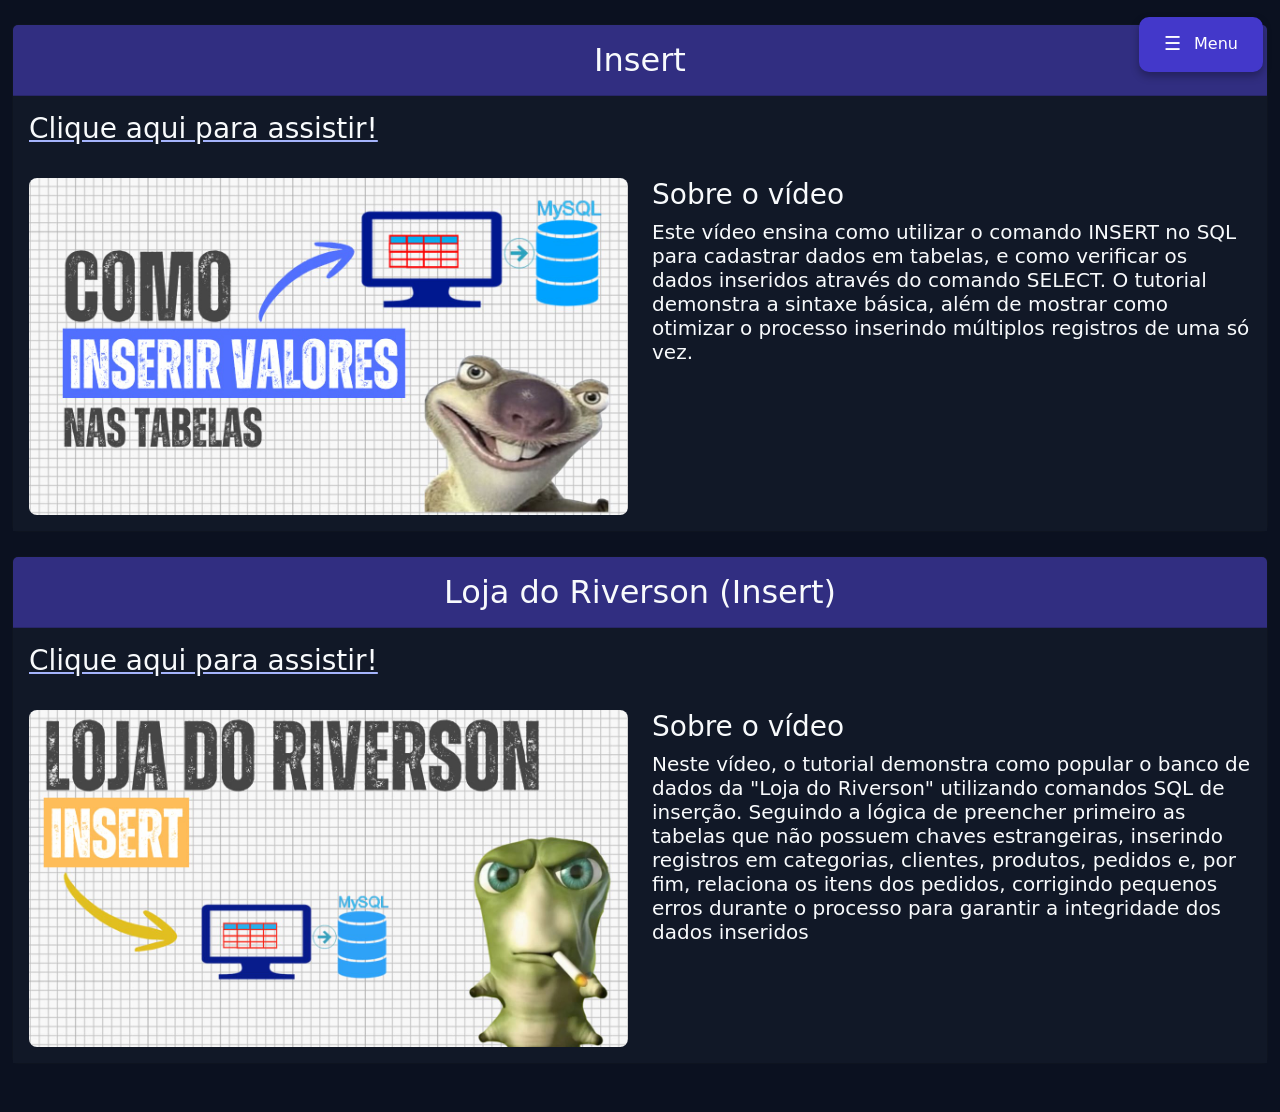
<file: proc_crud.html>
<!DOCTYPE html>
<html lang="pt-br">
<head>
    <meta charset="UTF-8">
    <meta name="viewport" content="width=device-width, initial-scale=1.0">

    <title>Inserindo Dados</title>

    <link rel="icon" href="imagens/logosite.png">
    <link href="https://cdn.jsdelivr.net/npm/bootstrap@5.3.0/dist/css/bootstrap.min.css" rel="stylesheet">

    <script src="https://cdn.jsdelivr.net/npm/bootstrap@5.3.0/dist/js/bootstrap.bundle.min.js"></script>

    <style>
        .menu-box {
            background: linear-gradient(135deg, #17865D 0%, #1a9b6b 100%);
            border-radius: 15px;
            padding: 20px;
            margin: 15px;
            box-shadow: 0 8px 25px rgba(23, 134, 93, 0.3);
        }

        .menu-label {
            color: white;
            font-weight: 500;
            font-size: 1.1rem;
            margin: 0;
            padding: 12px 15px;
            border-radius: 10px;
            transition: all 0.3s ease;
            cursor: pointer;
            display: block;
            text-decoration: none;
        }

        .menu-label:hover {
            background-color: rgba(255, 255, 255, 0.2);
            transform: translateX(5px);
            color: white;
            text-decoration: none;
        }

        .nav-link {
            padding: 0;
            margin: 5px 0;
            border-radius: 10px;
            transition: all 0.3s ease;
        }

        .nav-link:hover {
            background-color: rgba(255, 255, 255, 0.1);
        }

        .offcanvas {
            background: linear-gradient(180deg, #f8f9fa 0%, #e9ecef 100%);
        }

        .offcanvas-header {
            background: linear-gradient(135deg, #17865D 0%, #1a9b6b 100%);
            color: white;
            border-radius: 0 0 15px 15px;
        }

        .btn-close {
            filter: invert(1);
        }

        .nav-link.active .menu-label {
            background-color: rgba(255, 255, 255, 0.3);
            box-shadow: 0 4px 15px rgba(255, 255, 255, 0.2);
        }

        .conteudo-imagem {
            display: block;
            width: 100%;
            height: auto;
        }

        .texto-conteudo {
            min-width: 0;
        }

        @media (max-width: 768px) {
            .offcanvas {
                max-width: 90%;
            }
        }
    </style>
    <style>
        #MenuLateral {
            width: min(450px, 90vw) !important;
            max-width: 100vw;
            display: flex;
            flex-direction: column;
        }

        #MenuLateral .offcanvas-header {
            flex-shrink: 0;
            gap: 0.75rem;
        }

        #MenuLateral .offcanvas-title {
            min-width: 0;
            overflow-wrap: anywhere;
        }

        #MenuLateral .menu-box {
            flex: 1 1 auto;
            min-height: 0;
            margin: clamp(8px, 2vw, 15px);
            padding: clamp(10px, 3vw, 20px);
            overflow-y: auto;
            overscroll-behavior: contain;
        }

        #MenuLateral .menu-label {
            display: flex;
            min-height: 44px;
            align-items: center;
            overflow-wrap: anywhere;
        }

        button[data-bs-target="#MenuLateral"] {
            background-color: #4338CA !important;
            color: #FFFFFF !important;
            inset-block-start: max(12px, env(safe-area-inset-top)) !important;
            inset-inline-end: max(12px, env(safe-area-inset-right)) !important;
            z-index: 1039 !important;
            display: inline-flex;
            max-width: calc(100vw - 24px);
            align-items: center;
            gap: 8px;
            padding: 6px clamp(10px, 2vw, 20px) !important;
            font-size: clamp(1rem, 1.2vw, 1.2rem) !important;
            white-space: nowrap;
        }

        button[data-bs-target="#MenuLateral"] span:first-child {
            font-size: clamp(1.2rem, 1.5vw, 1.5rem) !important;
        }

        button[data-bs-target="#MenuLateral"] span:last-child {
            margin-left: 0 !important;
        }
    </style>
    <link href="css/theme.css" rel="stylesheet">
</head>

<body>

    <!-- Botão do menu -->
    <button class="btn"
        type="button"
        data-bs-toggle="offcanvas"
        data-bs-target="#MenuLateral"
        aria-controls="MenuLateral"
        style="background-color:#17865D;color:#fff;position:fixed;top:20px;right:20px;z-index:1050;font-size:1.2rem;padding:8px 20px;border-radius:10px;box-shadow:0 4px 8px rgba(0,0,0,0.3);">

        <span style="font-size:1.5rem;vertical-align:middle;">☰</span>
        <span style="margin-left:8px;vertical-align:middle;">Menu</span>
    </button>

    <!-- Menu lateral -->
    <div class="offcanvas offcanvas-start"
        tabindex="-1"
        id="MenuLateral"
        aria-labelledby="MenuLateralLabel"
        style="width:450px;">

        <div class="offcanvas-header">
            <h5 class="offcanvas-title" id="MenuLateralLabel">
                <span style="font-size:1.8rem;margin-right:10px;">📊</span>
                Menu de Navegação
            </h5>

            <button type="button"
                class="btn-close"
                data-bs-dismiss="offcanvas"
                aria-label="Fechar">
            </button>
        </div>

        <div class="menu-box">
            <ul class="nav flex-column">

                <li class="nav-item">
                    <a class="nav-link" href="index.html">
                        <span class="menu-label">
                            🏠 Início
                        </span>
                    </a>
                </li>

                <li class="nav-item">
                    <a class="nav-link" href="selects.html">
                        <span class="menu-label">
                            📈 Instalação
                        </span>
                    </a>
                </li>

                <li class="nav-item">
                    <a class="nav-link" href="views.html">
                        <span class="menu-label">
                            👁️ Diagrama
                        </span>
                    </a>
                </li>

                <li class="nav-item">
                    <a class="nav-link" href="proc_join.html">
                        <span class="menu-label">
                            🔗 Criação de Tabelas Comandos
                        </span>
                    </a>
                </li>

                <li class="nav-item">
                    <a class="nav-link active" href="proc_crud.html">
                        <span class="menu-label">
                            ⚙️ Inserindo Dados
                        </span>
                    </a>
                </li>

                <li class="nav-item">
                    <a class="nav-link" href="proc_regras.html">
                        <span class="menu-label">
                            📋 Alterando Dados
                        </span>
                    </a>
                </li>

                <li class="nav-item">
                    <a class="nav-link" href="permissões.html">
                        <span class="menu-label">
                            ✔ Pesquisas (Select)
                        </span>
                    </a>
                </li>

                <li class="nav-item">
                    <a class="nav-link" href="gatilhos.html">
                        <span class="menu-label">
                            🔫 Como Salvar
                        </span>
                    </a>
                </li>

            </ul>
        </div>
    </div>

    <!-- Conteúdo: INSERT -->
    <main class="container-fluid py-4">

        <div class="card mb-4">
            <div class="card-header text-white text-center py-3"
                style="background-color:#17865D;">

                <h2 class="mb-0">Insert</h2>
            </div>

            <div class="card-body">
                <a href="https://youtu.be/U7tNcu8wodI?si=hf8lQ7pV6lADQBp_"
                    target="_blank"
                    rel="noopener noreferrer">

                    <h3>Clique aqui para assistir!</h3>
                </a>

                <div class="row g-4 align-items-start mt-1">
                    <div class="col-12 col-lg-6">
                        <img
                            src="imagens/TCC/Inserindo Dados/insert 1.jfif"
                            alt="Insert 1"
                            class="conteudo-imagem">
                    </div>
                    <div class="col-12 col-lg-6 texto-conteudo">
                        <h3>Sobre o vídeo</h3>
                        <h5><p>Este vídeo ensina como utilizar o comando INSERT no SQL para cadastrar dados em tabelas, e como
                        verificar os dados inseridos através do comando SELECT. O tutorial demonstra a sintaxe básica, além
                        de mostrar como otimizar o processo inserindo múltiplos registros de uma só vez.
                        </p></h5>
                    </div>
                </div>
            </div>
        </div>

        <!-- Conteúdo: Loja do Riverson -->
        <div class="card mb-4">
            <div class="card-header text-white text-center py-3"
                style="background-color:#17865D;">

                <h2 class="mb-0">Loja do Riverson (Insert)</h2>
            </div>

            <div class="card-body">
                <a href="https://youtu.be/op6wKVxLlNc?si=wVm4r9sX6doQFRj8"
                    target="_blank"
                    rel="noopener noreferrer">

                    <h3>Clique aqui para assistir!</h3>
                </a>

                <div class="row g-4 align-items-start mt-1">
                    <div class="col-12 col-lg-6">
                        <img
                            src="imagens/TCC/Inserindo Dados/populando.jfif"
                            alt="Populando"
                            class="conteudo-imagem">
                    </div>
                    <div class="col-12 col-lg-6 texto-conteudo">
                        <h3>Sobre o vídeo</h3>
                        <h5><p>Neste vídeo, o tutorial demonstra como popular o banco de dados da "Loja do Riverson" utilizando
                        comandos SQL de inserção. Seguindo a lógica de preencher primeiro as tabelas que não possuem
                        chaves estrangeiras, inserindo registros em categorias, clientes, produtos, pedidos e, por fim, relaciona
                        os itens dos pedidos, corrigindo pequenos erros durante o processo para garantir a integridade dos
                        dados inseridos
                        </p></h5>
                    </div>
                </div>
            </div>
        </div>

    </main>

    <!-- Ativa o item correspondente à página atual -->
    <script>
        document.addEventListener("DOMContentLoaded", function () {
            const links = document.querySelectorAll("#MenuLateral .nav-link");
            const currentPage = window.location.pathname.split("/").pop();

            links.forEach(function (link) {
                const href = link.getAttribute("href");

                if (href === currentPage) {
                    link.classList.add("active");
                    link.setAttribute("aria-current", "page");
                } else {
                    link.classList.remove("active");
                    link.removeAttribute("aria-current");
                }
            });
        });
    </script>

</body>
</html>
</file>
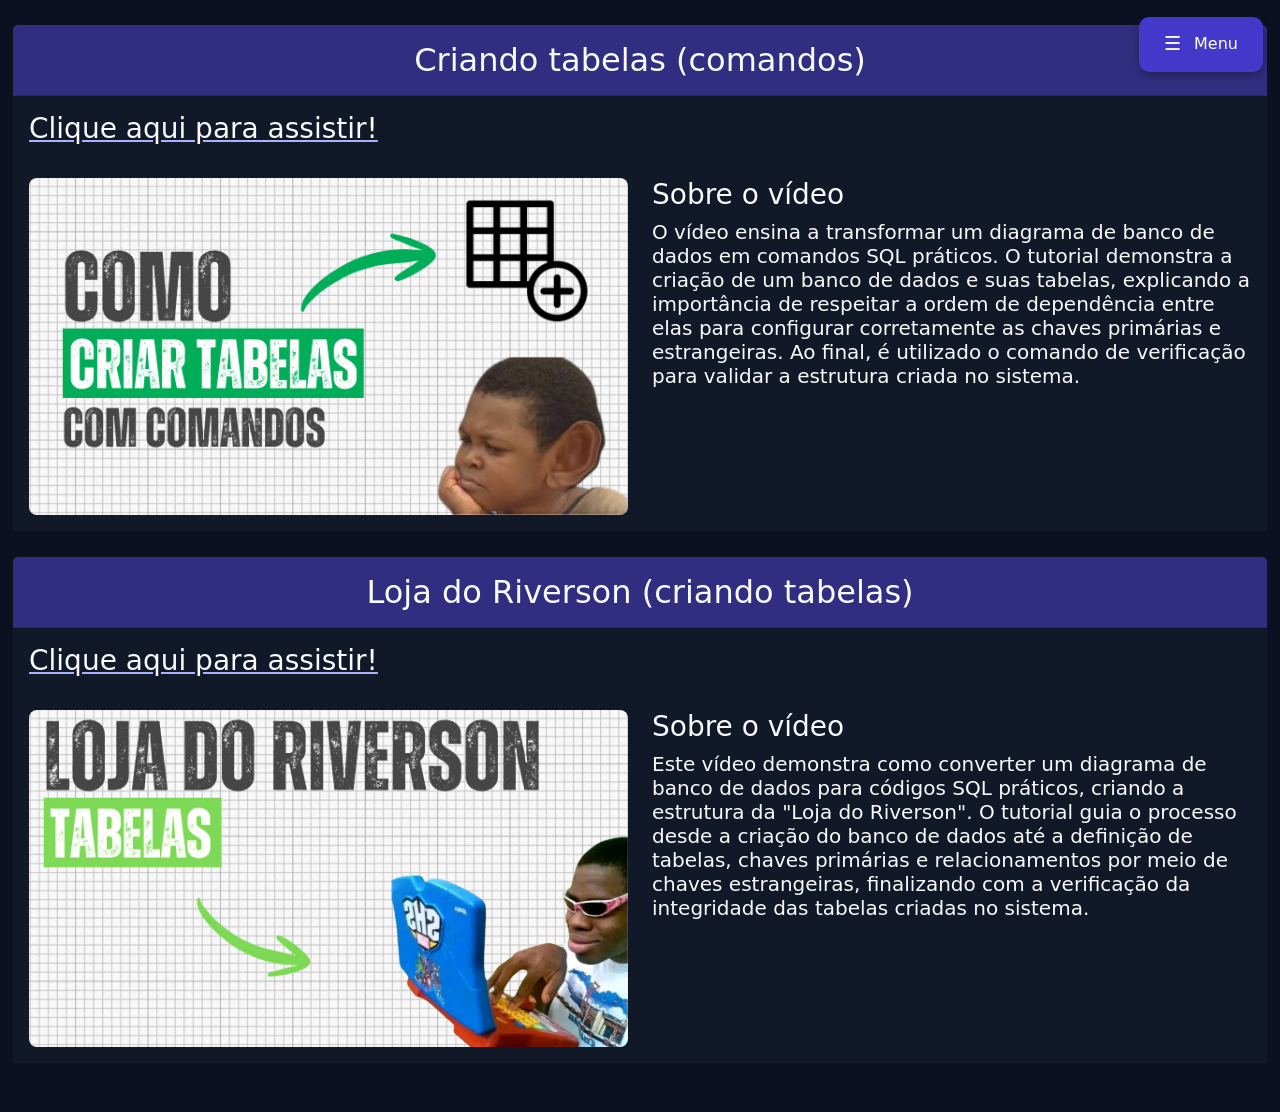
<file: proc_join.html>
<!DOCTYPE html>
<html lang="pt-br">
<head>
    <meta charset="UTF-8">
    <meta name="viewport" content="width=device-width, initial-scale=1.0">

    <title>Criação de Tabelas</title>

    <link rel="icon" href="imagens/logosite.png">
    <link href="https://cdn.jsdelivr.net/npm/bootstrap@5.3.0/dist/css/bootstrap.min.css" rel="stylesheet">
    <script src="https://cdn.jsdelivr.net/npm/bootstrap@5.3.0/dist/js/bootstrap.bundle.min.js"></script>

    <style>
        .menu-box {
            background: linear-gradient(135deg, #17865D 0%, #1a9b6b 100%);
            border-radius: 15px;
            padding: 20px;
            margin: 15px;
            box-shadow: 0 8px 25px rgba(23, 134, 93, 0.3);
        }

        .menu-label {
            color: white;
            font-weight: 500;
            font-size: 1.1rem;
            margin: 0;
            padding: 12px 15px;
            border-radius: 10px;
            transition: all 0.3s ease;
            cursor: pointer;
            display: block;
            text-decoration: none;
        }

        .menu-label:hover {
            background-color: rgba(255, 255, 255, 0.2);
            transform: translateX(5px);
            color: white;
        }

        .nav-link {
            padding: 0;
            margin: 5px 0;
            border-radius: 10px;
            transition: all 0.3s ease;
        }

        .nav-link:hover {
            background-color: rgba(255, 255, 255, 0.1);
        }

        .offcanvas {
            background: linear-gradient(180deg, #f8f9fa 0%, #e9ecef 100%);
        }

        .offcanvas-header {
            background: linear-gradient(135deg, #17865D 0%, #1a9b6b 100%);
            color: white;
            border-radius: 0 0 15px 15px;
        }

        .btn-close {
            filter: invert(1);
        }

        .nav-link.active .menu-label {
            background-color: rgba(255, 255, 255, 0.3);
            box-shadow: 0 4px 15px rgba(255, 255, 255, 0.2);
        }

        .conteudo-imagem {
            display: block;
            width: 100%;
            height: auto;
        }

        .texto-conteudo {
            min-width: 0;
        }

        @media (max-width: 768px) {
            .offcanvas {
                max-width: 90%;
            }
        }
    </style>
    <style>
        #MenuLateral {
            width: min(450px, 90vw) !important;
            max-width: 100vw;
            display: flex;
            flex-direction: column;
        }

        #MenuLateral .offcanvas-header {
            flex-shrink: 0;
            gap: 0.75rem;
        }

        #MenuLateral .offcanvas-title {
            min-width: 0;
            overflow-wrap: anywhere;
        }

        #MenuLateral .menu-box {
            flex: 1 1 auto;
            min-height: 0;
            margin: clamp(8px, 2vw, 15px);
            padding: clamp(10px, 3vw, 20px);
            overflow-y: auto;
            overscroll-behavior: contain;
        }

        #MenuLateral .menu-label {
            display: flex;
            min-height: 44px;
            align-items: center;
            overflow-wrap: anywhere;
        }

        button[data-bs-target="#MenuLateral"] {
            background-color: #4338CA !important;
            color: #FFFFFF !important;
            inset-block-start: max(12px, env(safe-area-inset-top)) !important;
            inset-inline-end: max(12px, env(safe-area-inset-right)) !important;
            z-index: 1039 !important;
            display: inline-flex;
            max-width: calc(100vw - 24px);
            align-items: center;
            gap: 8px;
            padding: 6px clamp(10px, 2vw, 20px) !important;
            font-size: clamp(1rem, 1.2vw, 1.2rem) !important;
            white-space: nowrap;
        }

        button[data-bs-target="#MenuLateral"] span:first-child {
            font-size: clamp(1.2rem, 1.5vw, 1.5rem) !important;
        }

        button[data-bs-target="#MenuLateral"] span:last-child {
            margin-left: 0 !important;
        }
    </style>
    <link href="css/theme.css" rel="stylesheet">
</head>

<body>

    <!-- Botão do menu -->
    <button class="btn"
        type="button"
        data-bs-toggle="offcanvas"
        data-bs-target="#MenuLateral"
        aria-controls="MenuLateral"
        style="background-color:#17865D;color:#fff;position:fixed;top:20px;right:20px;z-index:1050;font-size:1.2rem;padding:8px 20px;border-radius:10px;box-shadow:0 4px 8px rgba(0,0,0,0.3);">

        <span style="font-size:1.5rem;vertical-align:middle;">☰</span>
        <span style="margin-left:8px;vertical-align:middle;">Menu</span>
    </button>

    <!-- Menu lateral -->
    <div class="offcanvas offcanvas-start"
        tabindex="-1"
        id="MenuLateral"
        aria-labelledby="MenuLateralLabel"
        style="width:450px;">

        <div class="offcanvas-header">
            <h5 class="offcanvas-title" id="MenuLateralLabel">
                <span style="font-size:1.8rem;margin-right:10px;">📊</span>
                Menu de Navegação
            </h5>

            <button type="button"
                class="btn-close"
                data-bs-dismiss="offcanvas"
                aria-label="Fechar">
            </button>
        </div>

        <div class="menu-box">
            <ul class="nav flex-column">

                <li class="nav-item">
                    <a class="nav-link" href="index.html">
                        <span class="menu-label">🏠 Início</span>
                    </a>
                </li>

                <li class="nav-item">
                    <a class="nav-link" href="selects.html">
                        <span class="menu-label">📈 Instalação</span>
                    </a>
                </li>

                <li class="nav-item">
                    <a class="nav-link" href="views.html">
                        <span class="menu-label">👁️ Diagrama</span>
                    </a>
                </li>

                <li class="nav-item">
                    <a class="nav-link" href="proc_join.html">
                        <span class="menu-label">🔗 Criação de Tabelas Comandos</span>
                    </a>
                </li>

                <li class="nav-item">
                    <a class="nav-link" href="proc_crud.html">
                        <span class="menu-label">⚙️ Inserindo Dados</span>
                    </a>
                </li>

                <li class="nav-item">
                    <a class="nav-link" href="proc_regras.html">
                        <span class="menu-label">📋 Alterando Dados</span>
                    </a>
                </li>

                <li class="nav-item">
                    <a class="nav-link" href="permissões.html">
                        <span class="menu-label">✔ Pesquisas (Select)</span>
                    </a>
                </li>

                <li class="nav-item">
                    <a class="nav-link" href="gatilhos.html">
                        <span class="menu-label">🔫 Como Salvar</span>
                    </a>
                </li>

            </ul>
        </div>
    </div>

    <main class="container-fluid py-4">

        <!-- Criação de tabelas -->
        <div class="card mb-4">
            <div class="card-header text-white text-center py-3"
                style="background-color:#17865D;">

                <h2 class="mb-0">Criando tabelas (comandos)</h2>
            </div>

            <div class="card-body">
                <a href="https://youtu.be/f_GNB5_5axA?si=8267hbmq5pN0k6ed"
                    target="_blank"
                    rel="noopener noreferrer">
                    <h3>Clique aqui para assistir!</h3>
                </a>

                <div class="row g-4 align-items-start mt-1">
                    <div class="col-12 col-lg-6">
                        <img
                            src="imagens/TCC/Tabelas Comandos/criar.jfif"
                            alt="Criação de tabelas"
                            class="conteudo-imagem">
                    </div>
                    <div class="col-12 col-lg-6 texto-conteudo">
                        <h3>Sobre o vídeo</h3>
                        <h5><p>O vídeo ensina a transformar um diagrama de banco de dados em comandos SQL práticos. O tutorial
                        demonstra a criação de um banco de dados e suas tabelas, explicando a importância de respeitar a
                        ordem de dependência entre elas para configurar corretamente as chaves primárias e estrangeiras. Ao
                        final, é utilizado o comando de verificação para validar a estrutura criada no sistema.

                        </p></h5>
                    </div>
                </div>
            </div>
        </div>

        <!-- Loja do Riverson -->
        <div class="card mb-4">
            <div class="card-header text-white text-center py-3"
                style="background-color:#17865D;">

                <h2 class="mb-0">Loja do Riverson (criando tabelas)</h2>
            </div>

            <div class="card-body">
                <a href="https://youtu.be/Z9IacZ9U1_0?si=EqXibKD6AShlqECz"
                    target="_blank"
                    rel="noopener noreferrer">
                    <h3>Clique aqui para assistir!</h3>
                </a>

                <div class="row g-4 align-items-start mt-1">
                    <div class="col-12 col-lg-6">
                        <img
                            src="imagens/TCC/Tabelas Comandos/n lembro.jfif"
                            alt="Loja do Riverson"
                            class="conteudo-imagem">
                    </div>
                    <div class="col-12 col-lg-6 texto-conteudo">
                        <h3>Sobre o vídeo</h3>
                        <h5><p>Este vídeo demonstra como converter um diagrama de banco de dados para códigos SQL práticos,
                        criando a estrutura da "Loja do Riverson". O tutorial guia o processo desde a criação do banco de
                        dados até a definição de tabelas, chaves primárias e relacionamentos por meio de chaves
                        estrangeiras, finalizando com a verificação da integridade das tabelas criadas no sistema.


                        </p></h5>
                    </div>
                </div>
            </div>
        </div>

    </main>

    <!-- Identifica automaticamente a página atual no menu -->
    <script>
        document.addEventListener("DOMContentLoaded", function () {
            const links = document.querySelectorAll("#MenuLateral .nav-link");
            const currentPage = window.location.pathname.split("/").pop();

            links.forEach(function (link) {
                const href = link.getAttribute("href");

                if (href === currentPage) {
                    link.classList.add("active");
                    link.setAttribute("aria-current", "page");
                } else {
                    link.classList.remove("active");
                    link.removeAttribute("aria-current");
                }
            });
        });
    </script>

</body>
</html>
</file>
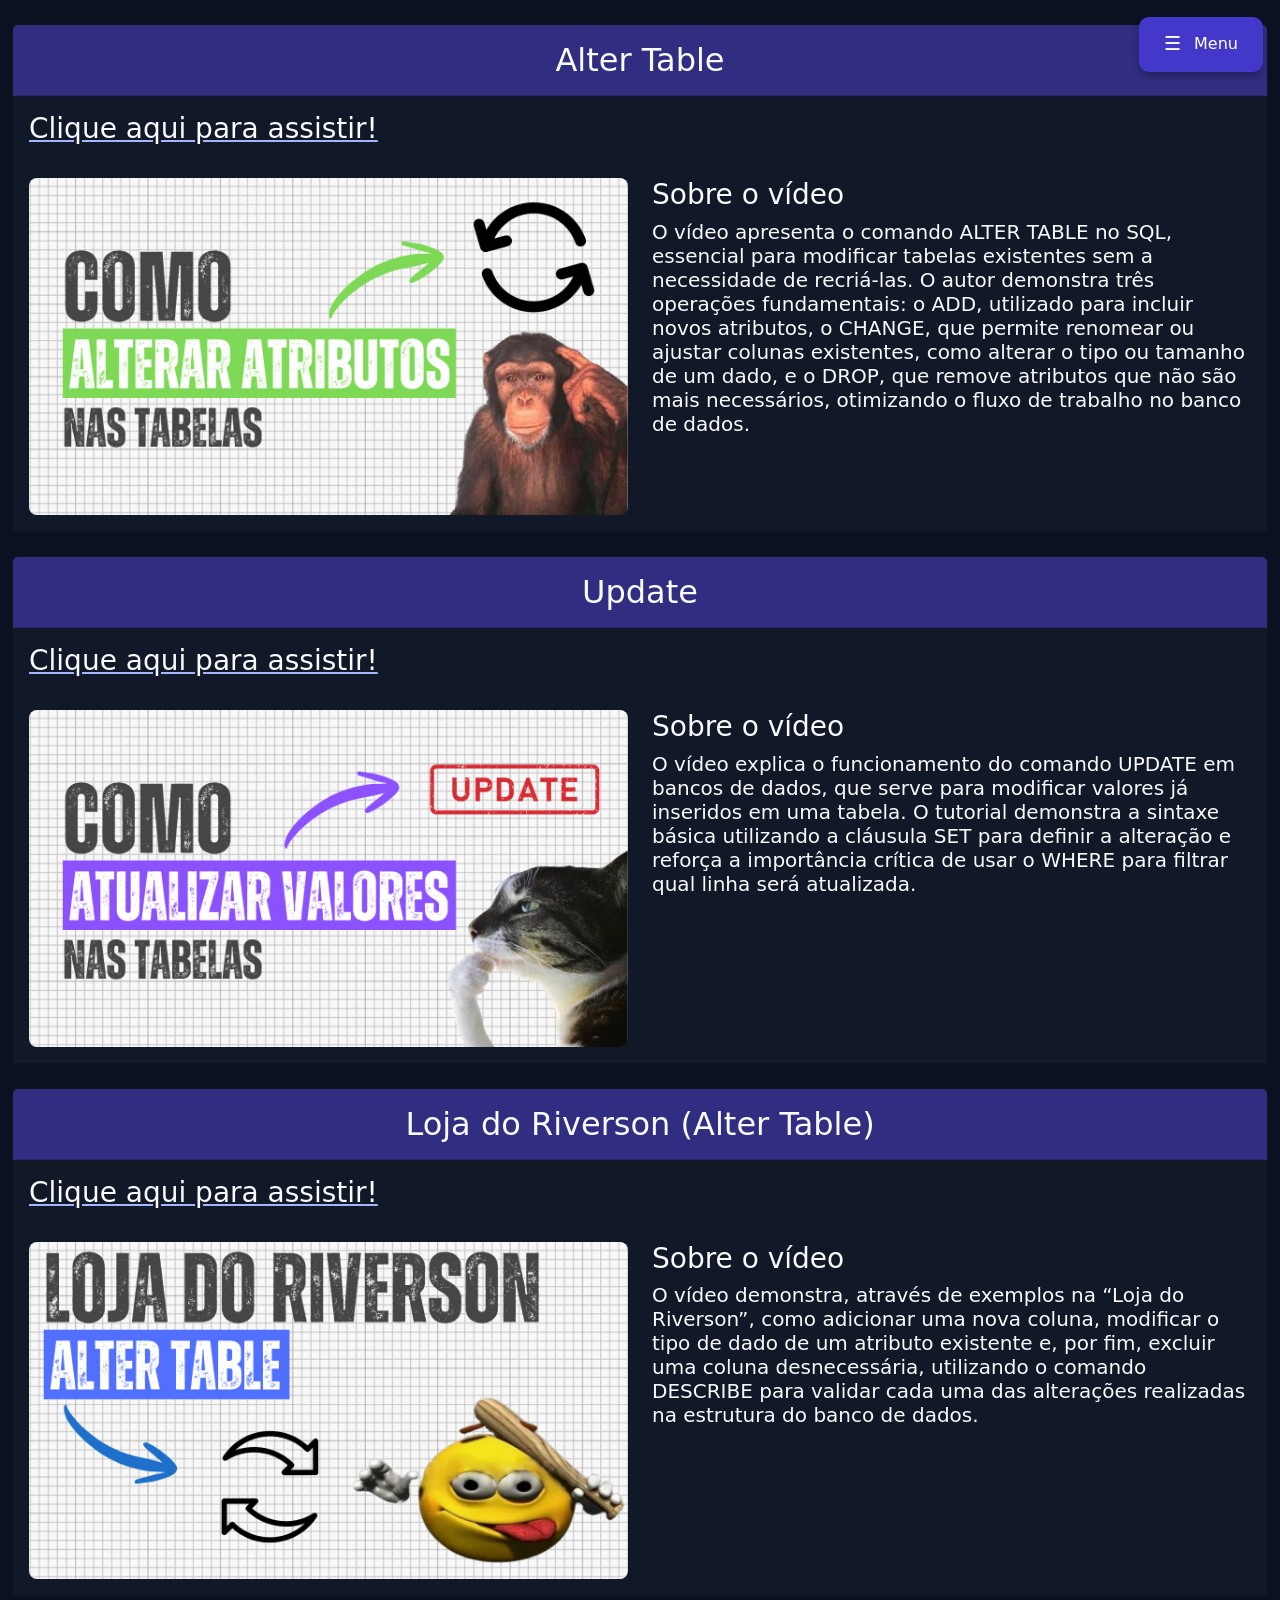
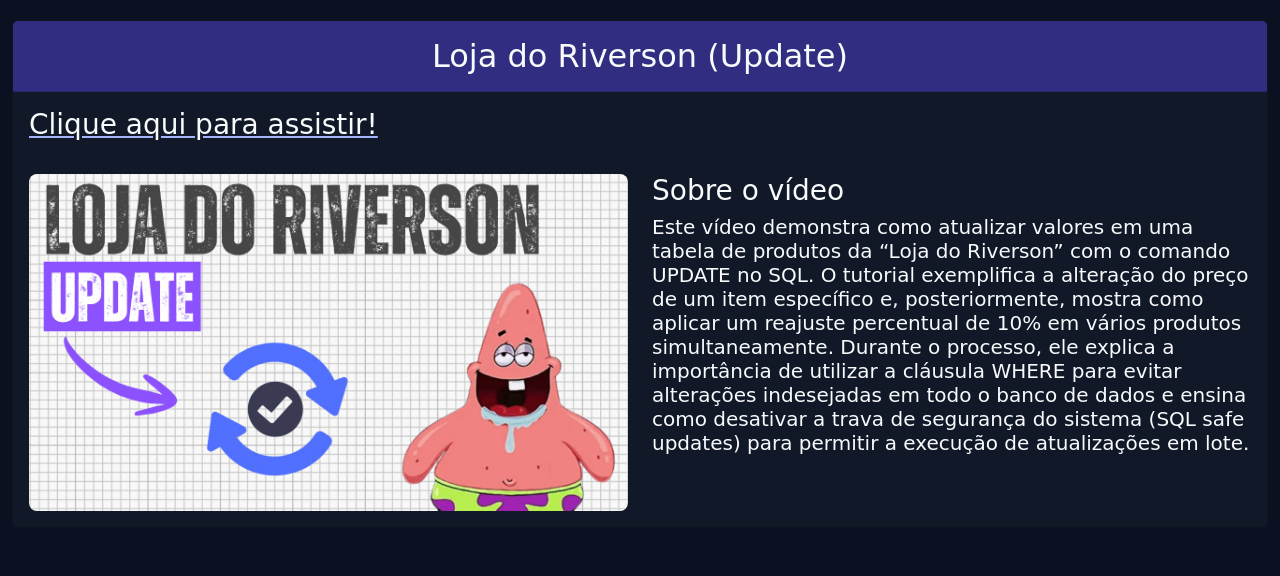
<file: proc_regras.html>
<!DOCTYPE html>
<html lang="pt-br">
<head>
    <meta charset="UTF-8">
    <meta name="viewport" content="width=device-width, initial-scale=1.0">

    <title>Alterando Dados</title>

    <link rel="icon" href="imagens/logosite.png">
    <link href="https://cdn.jsdelivr.net/npm/bootstrap@5.3.0/dist/css/bootstrap.min.css" rel="stylesheet">
    <script src="https://cdn.jsdelivr.net/npm/bootstrap@5.3.0/dist/js/bootstrap.bundle.min.js"></script>

    <style>
        .menu-box {
            background: linear-gradient(135deg, #17865D 0%, #1a9b6b 100%);
            border-radius: 15px;
            padding: 20px;
            margin: 15px;
            box-shadow: 0 8px 25px rgba(23, 134, 93, 0.3);
        }

        .menu-label {
            color: white;
            font-weight: 500;
            font-size: 1.1rem;
            margin: 0;
            padding: 12px 15px;
            border-radius: 10px;
            transition: all 0.3s ease;
            cursor: pointer;
            display: block;
            text-decoration: none;
        }

        .menu-label:hover {
            background-color: rgba(255, 255, 255, 0.2);
            transform: translateX(5px);
            color: white;
        }

        .nav-link {
            padding: 0;
            margin: 5px 0;
            border-radius: 10px;
            transition: all 0.3s ease;
        }

        .nav-link:hover {
            background-color: rgba(255, 255, 255, 0.1);
        }

        .offcanvas {
            background: linear-gradient(180deg, #f8f9fa 0%, #e9ecef 100%);
        }

        .offcanvas-header {
            background: linear-gradient(135deg, #17865D 0%, #1a9b6b 100%);
            color: white;
            border-radius: 0 0 15px 15px;
        }

        .btn-close {
            filter: invert(1);
        }

        .nav-link.active .menu-label {
            background-color: rgba(255, 255, 255, 0.3);
            box-shadow: 0 4px 15px rgba(255, 255, 255, 0.2);
        }

        .conteudo-imagem {
            display: block;
            width: 100%;
            height: auto;
        }

        .texto-conteudo {
            min-width: 0;
        }

        @media (max-width: 768px) {
            .offcanvas {
                max-width: 90%;
            }
        }
    </style>
    <style>
        #MenuLateral {
            width: min(450px, 90vw) !important;
            max-width: 100vw;
            display: flex;
            flex-direction: column;
        }

        #MenuLateral .offcanvas-header {
            flex-shrink: 0;
            gap: 0.75rem;
        }

        #MenuLateral .offcanvas-title {
            min-width: 0;
            overflow-wrap: anywhere;
        }

        #MenuLateral .menu-box {
            flex: 1 1 auto;
            min-height: 0;
            margin: clamp(8px, 2vw, 15px);
            padding: clamp(10px, 3vw, 20px);
            overflow-y: auto;
            overscroll-behavior: contain;
        }

        #MenuLateral .menu-label {
            display: flex;
            min-height: 44px;
            align-items: center;
            overflow-wrap: anywhere;
        }

        button[data-bs-target="#MenuLateral"] {
            background-color: #4338CA !important;
            color: #FFFFFF !important;
            inset-block-start: max(12px, env(safe-area-inset-top)) !important;
            inset-inline-end: max(12px, env(safe-area-inset-right)) !important;
            z-index: 1039 !important;
            display: inline-flex;
            max-width: calc(100vw - 24px);
            align-items: center;
            gap: 8px;
            padding: 6px clamp(10px, 2vw, 20px) !important;
            font-size: clamp(1rem, 1.2vw, 1.2rem) !important;
            white-space: nowrap;
        }

        button[data-bs-target="#MenuLateral"] span:first-child {
            font-size: clamp(1.2rem, 1.5vw, 1.5rem) !important;
        }

        button[data-bs-target="#MenuLateral"] span:last-child {
            margin-left: 0 !important;
        }
    </style>
    <link href="css/theme.css" rel="stylesheet">
</head>

<body>

    <!-- Botão do menu -->
    <button class="btn"
        type="button"
        data-bs-toggle="offcanvas"
        data-bs-target="#MenuLateral"
        aria-controls="MenuLateral"
        style="background-color:#17865D;color:#fff;position:fixed;top:20px;right:20px;z-index:1050;font-size:1.2rem;padding:8px 20px;border-radius:10px;box-shadow:0 4px 8px rgba(0,0,0,0.3);">

        <span style="font-size:1.5rem;vertical-align:middle;">☰</span>
        <span style="margin-left:8px;vertical-align:middle;">Menu</span>
    </button>

    <!-- Menu lateral -->
    <div class="offcanvas offcanvas-start"
        tabindex="-1"
        id="MenuLateral"
        aria-labelledby="MenuLateralLabel"
        style="width:450px;">

        <div class="offcanvas-header">
            <h5 class="offcanvas-title" id="MenuLateralLabel">
                <span style="font-size:1.8rem;margin-right:10px;">📊</span>
                Menu de Navegação
            </h5>

            <button type="button"
                class="btn-close"
                data-bs-dismiss="offcanvas"
                aria-label="Fechar">
            </button>
        </div>

        <div class="menu-box">
            <ul class="nav flex-column">

                <li class="nav-item">
                    <a class="nav-link" href="index.html">
                        <span class="menu-label">🏠 Início</span>
                    </a>
                </li>

                <li class="nav-item">
                    <a class="nav-link" href="selects.html">
                        <span class="menu-label">📈 Instalação</span>
                    </a>
                </li>

                <li class="nav-item">
                    <a class="nav-link" href="views.html">
                        <span class="menu-label">👁️ Diagrama</span>
                    </a>
                </li>

                <li class="nav-item">
                    <a class="nav-link" href="proc_join.html">
                        <span class="menu-label">🔗 Criação de Tabelas Comandos</span>
                    </a>
                </li>

                <li class="nav-item">
                    <a class="nav-link" href="proc_crud.html">
                        <span class="menu-label">⚙️ Inserindo Dados</span>
                    </a>
                </li>

                <li class="nav-item">
                    <a class="nav-link active" href="proc_regras.html">
                        <span class="menu-label">📋 Alterando Dados</span>
                    </a>
                </li>

                <li class="nav-item">
                    <a class="nav-link" href="permissões.html">
                        <span class="menu-label">✔ Pesquisas (Select)</span>
                    </a>
                </li>

                <li class="nav-item">
                    <a class="nav-link" href="gatilhos.html">
                        <span class="menu-label">🔫 Como Salvar</span>
                    </a>
                </li>

            </ul>
        </div>
    </div>

    <main class="container-fluid py-4">

        <!-- Alter Table -->
        <div class="card mb-4">
            <div class="card-header text-white text-center py-3"
                style="background-color:#17865D;">

                <h2 class="mb-0">Alter Table</h2>
            </div>

            <div class="card-body">
                <a href="https://youtu.be/w4ib5Bkha-o?si=i4Ps_X7kP9mOZ3KI"
                    target="_blank"
                    rel="noopener noreferrer">
                    <h3>Clique aqui para assistir!</h3>
                </a>

                <div class="row g-4 align-items-start mt-1">
                    <div class="col-12 col-lg-6">
                        <img
                            src="imagens/TCC/Alterando Dados/macaco.jfif"
                            alt="Alter Table"
                            class="conteudo-imagem">
                    </div>
                    <div class="col-12 col-lg-6 texto-conteudo">
                        <h3>Sobre o vídeo</h3>
                        <h5><p>O vídeo apresenta o comando ALTER TABLE no SQL, essencial para modificar tabelas existentes sem
                        a necessidade de recriá-las. O autor demonstra três operações fundamentais: o ADD, utilizado para
                        incluir novos atributos, o CHANGE, que permite renomear ou ajustar colunas existentes, como alterar o
                        tipo ou tamanho de um dado, e o DROP, que remove atributos que não são mais necessários,
                        otimizando o fluxo de trabalho no banco de dados.
                        </p></h5>
                    </div>
                </div>
            </div>
        </div>

        <!-- Update -->
        <div class="card mb-4">
            <div class="card-header text-white text-center py-3"
                style="background-color:#17865D;">

                <h2 class="mb-0">Update</h2>
            </div>

            <div class="card-body">
                <a href="https://youtu.be/9fNb7P13pQ0?si=CrnMNvAZ1NFRR-n3"
                    target="_blank"
                    rel="noopener noreferrer">
                    <h3>Clique aqui para assistir!</h3>
                </a>

                <div class="row g-4 align-items-start mt-1">
                    <div class="col-12 col-lg-6">
                        <img
                            src="imagens/TCC/Alterando Dados/gato.jfif"
                            alt="Update"
                            class="conteudo-imagem">
                    </div>
                    <div class="col-12 col-lg-6 texto-conteudo">
                        <h3>Sobre o vídeo</h3>
                        <h5><p>O vídeo explica o funcionamento do comando UPDATE em bancos de dados, que serve para modificar
                        valores já inseridos em uma tabela. O tutorial demonstra a sintaxe básica utilizando a cláusula SET
                        para definir a alteração e reforça a importância crítica de usar o WHERE para filtrar qual linha será
                        atualizada.
                        </p></h5>
                    </div>
                </div>
            </div>
        </div>

        <!-- Loja Riverson: Update -->
        <div class="card mb-4">
            <div class="card-header text-white text-center py-3"
                style="background-color:#17865D;">

                <h2 class="mb-0">Loja do Riverson (Alter Table)</h2>
            </div>

            <div class="card-body">
                <a href="https://youtu.be/30fz_l0vKN0?si=Otek1VqLOA66d_E1"
                    target="_blank"
                    rel="noopener noreferrer">
                    <h3>Clique aqui para assistir!</h3>
                </a>

                <div class="row g-4 align-items-start mt-1">
                    <div class="col-12 col-lg-6">
                        <img
                            src="imagens/TCC/Alterando Dados/rivers alter.jfif"
                            alt="Rivers Alter"
                            class="conteudo-imagem">
                    </div>
                    <div class="col-12 col-lg-6 texto-conteudo">
                        <h3>Sobre o vídeo</h3>
                        <h5><p>O vídeo demonstra, através de exemplos na “Loja do Riverson”, como adicionar uma nova coluna,
                        modificar o tipo de dado de um atributo existente e, por fim, excluir uma coluna desnecessária,
                        utilizando o comando DESCRIBE para validar cada uma das alterações realizadas na estrutura do
                        banco de dados.

                        </p></h5>
                    </div>
                </div>
            </div>
        </div>

        <!-- Loja Riverson: Alter Table -->
        <div class="card mb-4">
            <div class="card-header text-white text-center py-3"
                style="background-color:#17865D;">

                <h2 class="mb-0">Loja do Riverson (Update)</h2>
            </div>

            <div class="card-body">
                <a href="https://youtu.be/itCc4Ydp2aM?si=KiWsiBUicDoXGIV0"
                    target="_blank"
                    rel="noopener noreferrer">
                    <h3>Clique aqui para assistir!</h3>
                </a>

                <div class="row g-4 align-items-start mt-1">
                    <div class="col-12 col-lg-6">
                        <img
                            src="imagens/TCC/Alterando Dados/patrick up.jfif"
                            alt="Patrick Up"
                            class="conteudo-imagem">
                    </div>
                    <div class="col-12 col-lg-6 texto-conteudo">
                        <h3>Sobre o vídeo</h3>
                        <h5><p>Este vídeo demonstra como atualizar valores em uma tabela de produtos da “Loja do Riverson” com o
                        comando UPDATE no SQL. O tutorial exemplifica a alteração do preço de um item específico e,
                        posteriormente, mostra como aplicar um reajuste percentual de 10% em vários produtos
                        simultaneamente. Durante o processo, ele explica a importância de utilizar a cláusula WHERE para
                        evitar alterações indesejadas em todo o banco de dados e ensina como desativar a trava de segurança
                        do sistema (SQL safe updates) para permitir a execução de atualizações em lote.</p></h5>
                    </div>
                </div>
            </div>
        </div>

    </main>

    <!-- Identifica a página atual no menu -->
    <script>
        document.addEventListener("DOMContentLoaded", function () {
            const links = document.querySelectorAll("#MenuLateral .nav-link");
            const currentPage = window.location.pathname.split("/").pop();

            links.forEach(function (link) {
                const href = link.getAttribute("href");

                if (href === currentPage) {
                    link.classList.add("active");
                    link.setAttribute("aria-current", "page");
                } else {
                    link.classList.remove("active");
                    link.removeAttribute("aria-current");
                }
            });
        });
    </script>

</body>
</html>
</file>
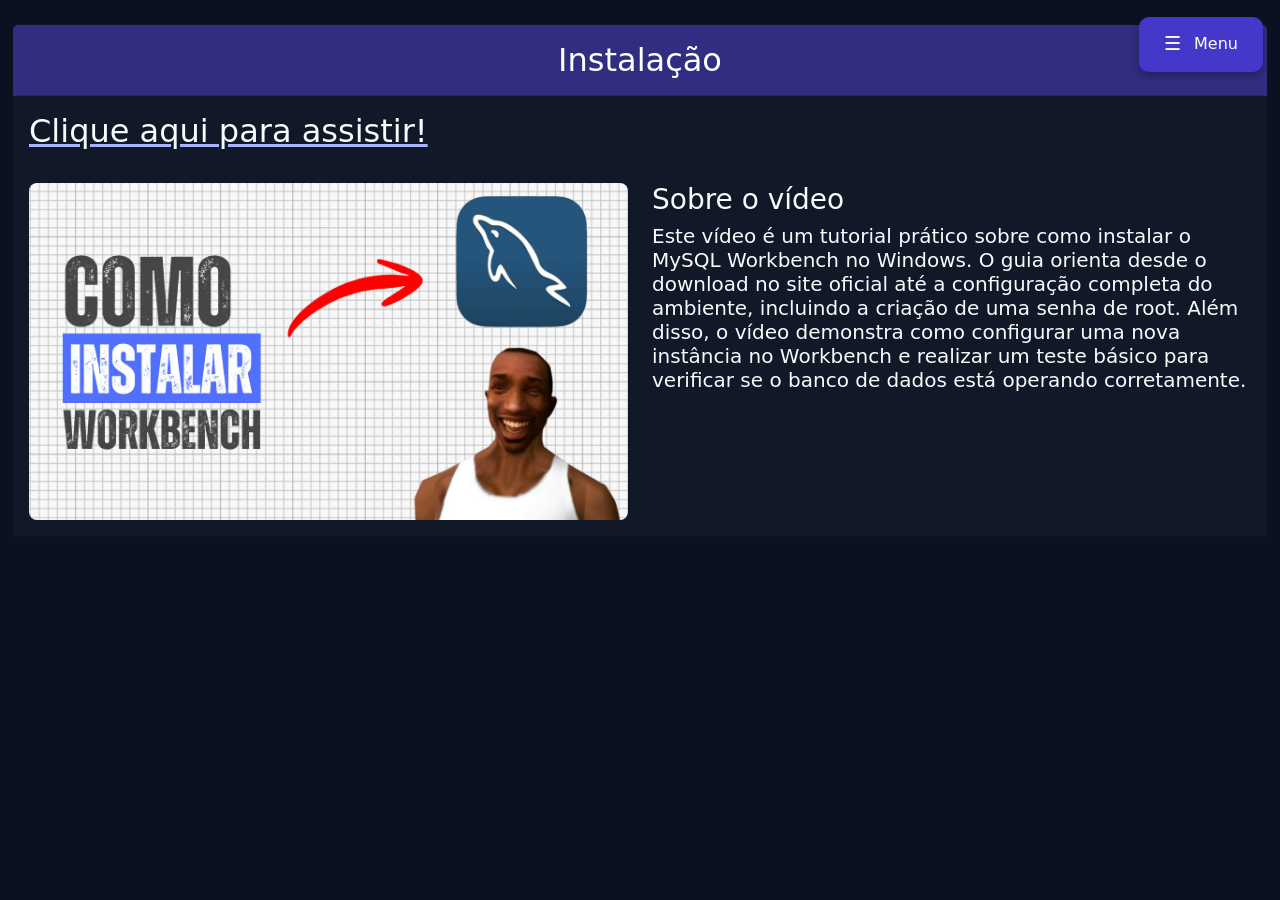
<file: selects.html>
<!DOCTYPE html>
<html lang="pt-br">
<head>
    <meta charset="UTF-8">
    <meta name="viewport" content="width=device-width, initial-scale=1.0">

    <title>Instalação</title>

    <link rel="icon" href="imagens/logosite.png">
    <link href="https://cdn.jsdelivr.net/npm/bootstrap@5.3.0/dist/css/bootstrap.min.css" rel="stylesheet">
    <script src="https://cdn.jsdelivr.net/npm/bootstrap@5.3.0/dist/js/bootstrap.bundle.min.js"></script>

    <style>
        * {
            box-sizing: border-box;
        }

        body {
            margin: 0;
            background-color: #f6f6f6;
        }

        .menu-box {
            background: linear-gradient(135deg, #17865D 0%, #1a9b6b 100%);
            border-radius: 15px;
            padding: 20px;
            margin: 15px;
            box-shadow: 0 8px 25px rgba(23, 134, 93, 0.3);
        }

        .menu-label {
            color: white;
            font-weight: 500;
            font-size: 1.1rem;
            margin: 0;
            padding: 12px 15px;
            border-radius: 10px;
            transition: all 0.3s ease;
            display: block;
            text-decoration: none;
        }

        .menu-label:hover {
            background-color: rgba(255, 255, 255, 0.2);
            transform: translateX(5px);
            color: white;
        }

        .nav-link {
            padding: 0;
            margin: 5px 0;
            border-radius: 10px;
            transition: all 0.3s ease;
        }

        .nav-link:hover {
            background-color: rgba(255, 255, 255, 0.1);
        }

        .offcanvas {
            background: linear-gradient(180deg, #f8f9fa 0%, #e9ecef 100%);
        }

        .offcanvas-header {
            background: linear-gradient(135deg, #17865D 0%, #1a9b6b 100%);
            color: white;
            border-radius: 0 0 15px 15px;
        }

        .btn-close {
            filter: invert(1);
        }

        .nav-link.active .menu-label {
            background-color: rgba(255, 255, 255, 0.3);
            box-shadow: 0 4px 15px rgba(255, 255, 255, 0.2);
        }

        .conteudo-imagem {
            display: block;
            width: 100%;
            height: auto;
        }

        .texto-conteudo {
            min-width: 0;
        }

        h2 {
            color: #0f7a0f;
        }

        @media (max-width: 768px) {
            .offcanvas {
                max-width: 90vw;
            }

            main.container-fluid {
                padding-left: 12px;
                padding-right: 12px;
            }
        }

        @media (max-width: 480px) {
            .menu-toggle {
                top: 12px !important;
                right: 12px !important;
                padding: 6px 12px !important;
                font-size: 1rem !important;
            }

            .menu-toggle span:first-child {
                font-size: 1.2rem !important;
            }

            .card-body {
                padding: 1rem;
            }
        }
    </style>
    <style>
        #MenuLateral {
            width: min(450px, 90vw) !important;
            max-width: 100vw;
            display: flex;
            flex-direction: column;
        }

        #MenuLateral .offcanvas-header {
            flex-shrink: 0;
            gap: 0.75rem;
        }

        #MenuLateral .offcanvas-title {
            min-width: 0;
            overflow-wrap: anywhere;
        }

        #MenuLateral .menu-box {
            flex: 1 1 auto;
            min-height: 0;
            margin: clamp(8px, 2vw, 15px);
            padding: clamp(10px, 3vw, 20px);
            overflow-y: auto;
            overscroll-behavior: contain;
        }

        #MenuLateral .menu-label {
            display: flex;
            min-height: 44px;
            align-items: center;
            overflow-wrap: anywhere;
        }

        button[data-bs-target="#MenuLateral"] {
            background-color: #4338CA !important;
            color: #FFFFFF !important;
            inset-block-start: max(12px, env(safe-area-inset-top)) !important;
            inset-inline-end: max(12px, env(safe-area-inset-right)) !important;
            z-index: 1039 !important;
            display: inline-flex;
            max-width: calc(100vw - 24px);
            align-items: center;
            gap: 8px;
            padding: 6px clamp(10px, 2vw, 20px) !important;
            font-size: clamp(1rem, 1.2vw, 1.2rem) !important;
            white-space: nowrap;
        }

        button[data-bs-target="#MenuLateral"] span:first-child {
            font-size: clamp(1.2rem, 1.5vw, 1.5rem) !important;
        }

        button[data-bs-target="#MenuLateral"] span:last-child {
            margin-left: 0 !important;
        }
    </style>
    <link href="css/theme.css" rel="stylesheet">
</head>

<body>

    <!-- Botão do menu -->
    <button class="btn"
        type="button"
        data-bs-toggle="offcanvas"
        data-bs-target="#MenuLateral"
        aria-controls="MenuLateral"
        class="btn menu-toggle"
        style="background-color:#17865D;color:#fff;position:fixed;top:20px;right:20px;z-index:1050;font-size:1.2rem;padding:8px 20px;border-radius:10px;box-shadow:0 4px 8px rgba(0,0,0,0.3);">

        <span style="font-size:1.5rem;vertical-align:middle;">☰</span>
        <span style="margin-left:8px;vertical-align:middle;">Menu</span>
    </button>

    <!-- Menu lateral -->
    <div class="offcanvas offcanvas-start"
        tabindex="-1"
        id="MenuLateral"
        aria-labelledby="MenuLateralLabel"
        style="width:min(450px, 90vw);">

        <div class="offcanvas-header">
            <h5 class="offcanvas-title" id="MenuLateralLabel">
                <span style="font-size:1.8rem;margin-right:10px;">📊</span>
                Menu de Navegação
            </h5>

            <button type="button"
                class="btn-close"
                data-bs-dismiss="offcanvas"
                aria-label="Fechar">
            </button>
        </div>

        <div class="menu-box">
            <ul class="nav flex-column">

                <li class="nav-item">
                    <a class="nav-link" href="index.html">
                        <span class="menu-label">🏠 Início</span>
                    </a>
                </li>

                <li class="nav-item">
                    <a class="nav-link active" href="selects.html">
                        <span class="menu-label">📈 Instalação</span>
                    </a>
                </li>

                <li class="nav-item">
                    <a class="nav-link" href="views.html">
                        <span class="menu-label">👁️ Diagrama</span>
                    </a>
                </li>

                <li class="nav-item">
                    <a class="nav-link" href="proc_join.html">
                        <span class="menu-label">🔗 Criação de Tabelas Comandos</span>
                    </a>
                </li>

                <li class="nav-item">
                    <a class="nav-link" href="proc_crud.html">
                        <span class="menu-label">⚙️ Inserindo Dados</span>
                    </a>
                </li>

                <li class="nav-item">
                    <a class="nav-link" href="proc_regras.html">
                        <span class="menu-label">📋 Alterando Dados</span>
                    </a>
                </li>

                <li class="nav-item">
                    <a class="nav-link" href="permissões.html">
                        <span class="menu-label">✔ Pesquisas (Select)</span>
                    </a>
                </li>

                <li class="nav-item">
                    <a class="nav-link" href="gatilhos.html">
                        <span class="menu-label">🔫 Como Salvar</span>
                    </a>
                </li>

            </ul>
        </div>
    </div>

    <!-- Conteúdo da página -->
    <main class="container-fluid py-4">

        <div class="card mb-4">
            <div class="card-header text-white text-center py-3"
                style="background-color:#17865D;">

                <h2 class="mb-0 text-white">Instalação</h2>
            </div>

            <div class="card-body">
                <a href="https://youtu.be/6u1446_Xg5w?si=S3D4pw4U7EXIIbCA"
                    target="_blank"
                    rel="noopener noreferrer">
                    <h2 class="text-primary">Clique aqui para assistir!</h2>
                </a>

                <div class="row g-4 align-items-start mt-1">
                    <div class="col-12 col-lg-6">
                        <img
                            src="imagens/TCC/instalar/instalacao.jfif"
                            alt="Instalação"
                            class="conteudo-imagem">
                    </div>
                    <div class="col-12 col-lg-6 texto-conteudo">
                        <h3>Sobre o vídeo</h3>
                        <h5><p>Este vídeo é um tutorial prático sobre como instalar o MySQL Workbench no Windows. O guia orienta
                        desde o download no site oficial até a configuração completa do ambiente, incluindo a criação de uma
                        senha de root. Além disso, o vídeo demonstra como configurar uma nova instância no Workbench e
                        realizar um teste básico para verificar se o banco de dados está operando corretamente.</p></h5>
                    </div>
                </div>
            </div>
        </div>

    </main>

    <!-- Identifica automaticamente a página atual no menu -->
    <script>
        document.addEventListener("DOMContentLoaded", function () {
            const links = document.querySelectorAll("#MenuLateral .nav-link");
            const currentPage = window.location.pathname.split("/").pop();

            links.forEach(function (link) {
                const href = link.getAttribute("href");

                if (href === currentPage) {
                    link.classList.add("active");
                    link.setAttribute("aria-current", "page");
                } else {
                    link.classList.remove("active");
                    link.removeAttribute("aria-current");
                }
            });
        });
    </script>

</body>
</html>
</file>
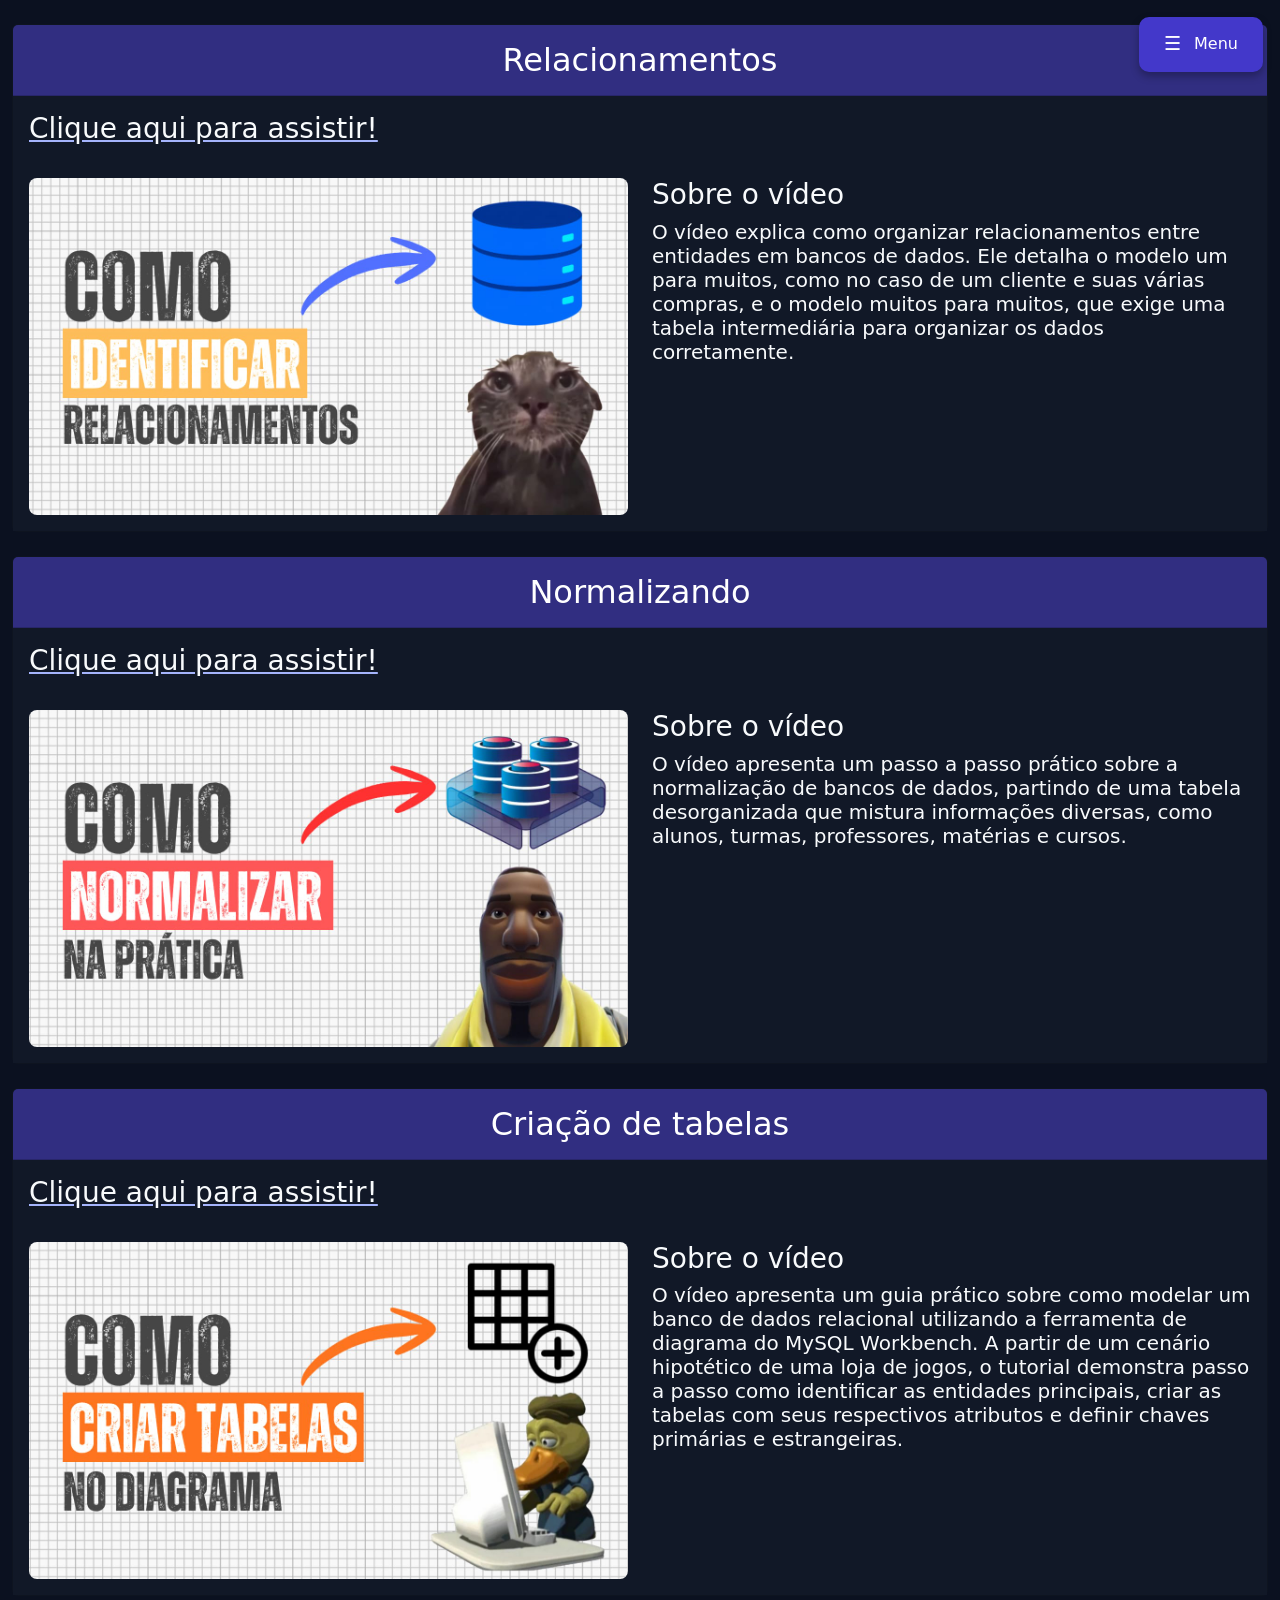
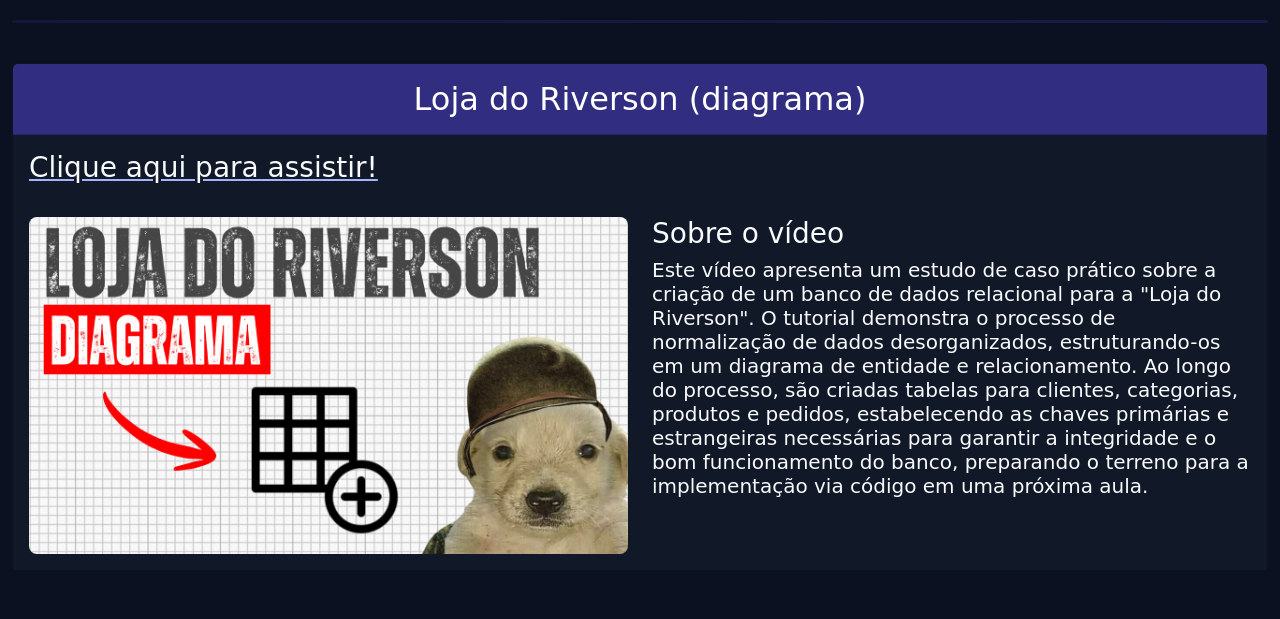
<file: views.html>
<!DOCTYPE html>
<html lang="pt-br">
<head>
    <meta charset="UTF-8">
    <meta name="viewport" content="width=device-width, initial-scale=1">

    <title>Diagrama</title>

    <link rel="icon" href="imagens/logosite.png">

    <!-- Bootstrap 5.3.0 -->
    <link
        href="https://cdn.jsdelivr.net/npm/bootstrap@5.3.0/dist/css/bootstrap.min.css"
        rel="stylesheet"
    >

    <script
        src="https://cdn.jsdelivr.net/npm/bootstrap@5.3.0/dist/js/bootstrap.bundle.min.js"
        defer
    ></script>

    <style>
        body {
            margin: 0;
        }

        .menu-box {
            background: linear-gradient(135deg, #17865D 0%, #1a9b6b 100%);
            border-radius: 15px;
            padding: 20px;
            margin: 15px;
            box-shadow: 0 8px 25px rgba(23, 134, 93, 0.3);
        }

        .menu-label {
            color: white;
            font-weight: 500;
            font-size: 1.1rem;
            margin: 0;
            padding: 12px 15px;
            border-radius: 10px;
            transition: all 0.3s ease;
            cursor: pointer;
            display: block;
            text-decoration: none;
        }

        .menu-label:hover {
            background-color: rgba(255, 255, 255, 0.2);
            transform: translateX(5px);
            color: white;
            text-decoration: none;
        }

        .nav-link {
            padding: 0;
            margin: 5px 0;
            border-radius: 10px;
            transition: all 0.3s ease;
        }

        .nav-link:hover {
            background-color: rgba(255, 255, 255, 0.1);
        }

        .offcanvas {
            background: linear-gradient(180deg, #f8f9fa 0%, #e9ecef 100%);
        }

        .offcanvas-header {
            background: linear-gradient(135deg, #17865D 0%, #1a9b6b 100%);
            color: white;
            border-radius: 0 0 15px 15px;
        }

        .btn-close {
            filter: invert(1);
        }

        .nav-link.active .menu-label {
            background-color: rgba(255, 255, 255, 0.3);
            box-shadow: 0 4px 15px rgba(255, 255, 255, 0.2);
        }

        .conteudo-imagem {
            display: block;
            width: 100%;
            height: auto;
        }

        .texto-conteudo {
            min-width: 0;
        }

        @media (max-width: 576px) {
            .menu-lateral {
                width: 85% !important;
            }
        }
    </style>
    <style>
        #MenuLateral {
            width: min(450px, 90vw) !important;
            max-width: 100vw;
            display: flex;
            flex-direction: column;
        }

        #MenuLateral .offcanvas-header {
            flex-shrink: 0;
            gap: 0.75rem;
        }

        #MenuLateral .offcanvas-title {
            min-width: 0;
            overflow-wrap: anywhere;
        }

        #MenuLateral .menu-box {
            flex: 1 1 auto;
            min-height: 0;
            margin: clamp(8px, 2vw, 15px);
            padding: clamp(10px, 3vw, 20px);
            overflow-y: auto;
            overscroll-behavior: contain;
        }

        #MenuLateral .menu-label {
            display: flex;
            min-height: 44px;
            align-items: center;
            overflow-wrap: anywhere;
        }

        button[data-bs-target="#MenuLateral"] {
            background-color: #4338CA !important;
            color: #FFFFFF !important;
            inset-block-start: max(12px, env(safe-area-inset-top)) !important;
            inset-inline-end: max(12px, env(safe-area-inset-right)) !important;
            z-index: 1039 !important;
            display: inline-flex;
            max-width: calc(100vw - 24px);
            align-items: center;
            gap: 8px;
            padding: 6px clamp(10px, 2vw, 20px) !important;
            font-size: clamp(1rem, 1.2vw, 1.2rem) !important;
            white-space: nowrap;
        }

        button[data-bs-target="#MenuLateral"] span:first-child {
            font-size: clamp(1.2rem, 1.5vw, 1.5rem) !important;
        }

        button[data-bs-target="#MenuLateral"] span:last-child {
            margin-left: 0 !important;
        }
    </style>
    <link href="css/theme.css" rel="stylesheet">
</head>

<body>

    <!-- Botão do menu -->
    <button
        class="btn"
        type="button"
        data-bs-toggle="offcanvas"
        data-bs-target="#MenuLateral"
        aria-controls="MenuLateral"
        style="
            background-color: #17865D;
            color: #fff;
            position: fixed;
            top: 20px;
            right: 20px;
            z-index: 1050;
            font-size: 1.2rem;
            padding: 8px 20px;
            border-radius: 10px;
            box-shadow: 0 4px 8px rgba(0,0,0,0.3);
        "
    >
        <span style="font-size: 1.5rem; vertical-align: middle;">☰</span>
        <span style="margin-left: 8px; vertical-align: middle;">Menu</span>
    </button>

    <!-- Menu lateral -->
    <div
        class="offcanvas offcanvas-start menu-lateral"
        tabindex="-1"
        id="MenuLateral"
        aria-labelledby="MenuLateralLabel"
        style="width: 450px;"
    >
        <div class="offcanvas-header">
            <h5 class="offcanvas-title" id="MenuLateralLabel">
                <span style="font-size: 1.8rem; margin-right: 10px;">📊</span>
                Menu de Navegação
            </h5>

            <button
                type="button"
                class="btn-close"
                data-bs-dismiss="offcanvas"
                aria-label="Fechar"
            ></button>
        </div>

        <div class="menu-box">
            <ul class="nav flex-column">

                <li class="nav-item">
                    <a class="nav-link" href="index.html">
                        <span class="menu-label">
                            <span style="margin-right: 10px;">🏠</span>
                            Início
                        </span>
                    </a>
                </li>

                <li class="nav-item">
                    <a class="nav-link" href="selects.html">
                        <span class="menu-label">
                            <span style="margin-right: 10px;">📈</span>
                            Instalação
                        </span>
                    </a>
                </li>

                <li class="nav-item">
                    <a class="nav-link" href="views.html">
                        <span class="menu-label">
                            <span style="margin-right: 10px;">👁️</span>
                            Diagrama
                        </span>
                    </a>
                </li>

                <li class="nav-item">
                    <a class="nav-link" href="proc_join.html">
                        <span class="menu-label">
                            <span style="margin-right: 10px;">🔗</span>
                            Criação de Tabelas Comandos
                        </span>
                    </a>
                </li>

                <li class="nav-item">
                    <a class="nav-link" href="proc_crud.html">
                        <span class="menu-label">
                            <span style="margin-right: 10px;">⚙️</span>
                            Inserindo Dados
                        </span>
                    </a>
                </li>

                <li class="nav-item">
                    <a class="nav-link" href="proc_regras.html">
                        <span class="menu-label">
                            <span style="margin-right: 10px;">📋</span>
                            Alterando Dados
                        </span>
                    </a>
                </li>

                <li class="nav-item">
                    <a class="nav-link" href="permissões.html">
                        <span class="menu-label">
                            <span style="margin-right: 10px;">✔</span>
                            Pesquisas (Select)
                        </span>
                    </a>
                </li>

                <li class="nav-item">
                    <a class="nav-link" href="gatilhos.html">
                        <span class="menu-label">
                            <span style="margin-right: 10px;">🔫</span>
                            Como Salvar
                        </span>
                    </a>
                </li>

            </ul>
        </div>
    </div>

    <!-- Conteúdo principal -->
    <main class="container-fluid py-4">

        <!-- Relacionamentos -->
        <div class="card mb-4">
            <div class="card-header bg-success text-white text-center py-3">
                <h2 class="mb-0 text-white">Relacionamentos</h2>
            </div>

            <div class="card-body">
                <a
                    href="https://youtu.be/dAwtZ0leiuU?si=SIMojMODpOsfa_Lg"
                    target="_blank"
                    rel="noopener noreferrer">
                    <h3>Clique aqui para assistir!</h3>
                </a>

                <div class="row g-4 align-items-start mt-1">
                    <div class="col-12 col-lg-6">
                        <img
                            src="imagens/TCC/diagrama/identificar.jfif"
                            alt="Diagrama de identificação de relacionamentos"
                            class="conteudo-imagem">
                    </div>
                    <div class="col-12 col-lg-6 texto-conteudo">
                        <h3>Sobre o vídeo</h3>
                        <h5><p>O vídeo explica como organizar relacionamentos entre entidades em bancos de dados. Ele detalha o
                        modelo um para muitos, como no caso de um cliente e suas várias compras, e o modelo muitos para
                        muitos, que exige uma tabela intermediária para organizar os dados corretamente.
                        </p></h5>
                    </div>
                </div>
            </div>
        </div>

        <!-- Normalizando -->
        <div class="card mb-4">
            <div class="card-header bg-success text-white text-center py-3">
                <h2 class="mb-0 text-white">Normalizando</h2>
            </div>

            <div class="card-body">
                <a
                    href="https://youtu.be/sYEY2TntqnI?si=i_WhkfVmTm56o2_T"
                    target="_blank"
                    rel="noopener noreferrer"
                >
                    <h3>Clique aqui para assistir!</h3>
                </a>

                <div class="row g-4 align-items-start mt-1">
                    <div class="col-12 col-lg-6">
                        <img
                            src="imagens/TCC/diagrama/normalizar.jfif"
                            alt="Diagrama de normalização"
                            class="conteudo-imagem">
                    </div>
                    <div class="col-12 col-lg-6 texto-conteudo">
                        <h3>Sobre o vídeo</h3>
                        <h5><p>O vídeo apresenta um passo a passo prático sobre a normalização de bancos de dados, partindo de
                        uma tabela desorganizada que mistura informações diversas, como alunos, turmas, professores,
                        matérias e cursos.
                        </p></h5>
                    </div>
                </div>
            </div>
        </div>

        <!-- Criação de tabelas -->
        <div class="card mb-4">
            <div class="card-header bg-success text-white text-center py-3">
                <h2 class="mb-0 text-white">Criação de tabelas</h2>
            </div>

            <div class="card-body">
                <a
                    href="https://youtu.be/plgjVbf5Htc?si=U0FmxDsBM3IDldeT"
                    target="_blank"
                    rel="noopener noreferrer"
                >
                    <h3>Clique aqui para assistir!</h3>
                </a>

                <div class="row g-4 align-items-start mt-1">
                    <div class="col-12 col-lg-6">
                        <img
                            src="imagens/TCC/diagrama/criar%201.jfif"
                            alt="Exemplo de criação de tabelas"
                            class="conteudo-imagem">
                    </div>
                    <div class="col-12 col-lg-6 texto-conteudo">
                        <h3>Sobre o vídeo</h3>
                        <h5><p>O vídeo apresenta um guia prático sobre como modelar um banco de dados relacional utilizando a
                        ferramenta de diagrama do MySQL Workbench. A partir de um cenário hipotético de uma loja de jogos,
                        o tutorial demonstra passo a passo como identificar as entidades principais, criar as tabelas com seus
                        respectivos atributos e definir chaves primárias e estrangeiras.</p></h5>
                    </div>
                </div>
            </div>
        </div>

        <hr
            style="
                height: 3px;
                background: linear-gradient(90deg, #0f7a0f, #28a745);
                border: none;
                border-radius: 2px;
            "
        >

        <br>

        <!-- Loja do Riverson -->
        <div class="mb-4">
            <div class="card">
                <div class="card-header bg-success text-white text-center py-3">
                    <h2 class="mb-0 text-white">Loja do Riverson (diagrama)</h2>
                </div>

                <div class="card-body">
                    <a
                        href="https://youtu.be/7Gs_geb_Tpk?si=UDQll-HG-Fk5yCGw"
                        target="_blank"
                        rel="noopener noreferrer"
                    >
                        <h3>Clique aqui para assistir!</h3>
                    </a>

                    <div class="row g-4 align-items-start mt-1">
                        <div class="col-12 col-lg-6">
                            <img
                                src="imagens/TCC/diagrama/loja.jfif"
                                alt="Diagrama da loja do Riverson"
                                class="conteudo-imagem">
                        </div>
                        <div class="col-12 col-lg-6 texto-conteudo">
                            <h3>Sobre o vídeo</h3>
                            <h5><p>Este vídeo apresenta um estudo de caso prático sobre a criação de um banco de dados relacional para
                            a "Loja do Riverson". O tutorial demonstra o processo de normalização de dados desorganizados,
                            estruturando-os em um diagrama de entidade e relacionamento. Ao longo do processo, são criadas
                            tabelas para clientes, categorias, produtos e pedidos, estabelecendo as chaves primárias e
                            estrangeiras necessárias para garantir a integridade e o bom funcionamento do banco, preparando o
                            terreno para a implementação via código em uma próxima aula.

                            </p></h5>
                        </div>
                    </div>
                </div>
            </div>
        </div>

    </main>

    <!-- Identificação automática da página atual -->
    <script>
        document.addEventListener("DOMContentLoaded", function () {
            const links = document.querySelectorAll("#MenuLateral .nav-link");

            let currentPage = window.location.pathname.split("/").pop();

            if (!currentPage) {
                currentPage = "index.html";
            }

            links.forEach(function (link) {
                const href = link.getAttribute("href");

                if (href === currentPage) {
                    link.classList.add("active");
                    link.setAttribute("aria-current", "page");
                } else {
                    link.classList.remove("active");
                    link.removeAttribute("aria-current");
                }
            });
        });
    </script>

</body>
</html>
</file>
<file: css/theme.css>
:root {
    --fundo-principal: #0B1120;
    --fundo-secundario: #111827;
    --azul-escuro: #172554;
    --indigo-escuro: #312E81;
    --indigo-principal: #4338CA;
    --indigo-hover: #3730A3;
    --texto-principal: #F8FAFC;
    --texto-secundario: #CBD5E1;
    --branco: #FFFFFF;
}

body {
    background-color: var(--fundo-principal) !important;
    color: var(--texto-principal);
}

* {
    scrollbar-width: none;
}

*::-webkit-scrollbar {
    display: none;
}

main img {
    border-radius: 8px;
}

#MenuLateral {
    margin: 5px !important;
}

#MenuLateral .offcanvas-header {
    margin: 5px !important;
    border-radius: 0 0 12px 12px !important;
}

#MenuLateral .offcanvas-title,
#MenuLateral .offcanvas-title > span,
#MenuLateral .btn-close {
    margin: 5px !important;
}

#MenuLateral .menu-box {
    background: var(--azul-escuro) !important;
    margin: 5px !important;
    padding: 20px !important;
    border-radius: 12px !important;
    box-shadow: 0 4px 12px rgba(0, 0, 0, 0.3);
}

body.gatilhos #MenuLateral .menu-label {
    min-height: 38px;
    padding: 8px 12px !important;
    font-size: 1rem;
}

#MenuLateral .menu-box > .nav,
#MenuLateral .menu-box .nav-item,
#MenuLateral .menu-box .nav-link,
#MenuLateral .menu-label {
    margin: 5px !important;
}

#MenuLateral .menu-box .nav-link {
    padding: 0 !important;
    border-radius: 8px !important;
}

#MenuLateral .nav-link:hover {
    background-color: transparent !important;
}

#MenuLateral .menu-label {
    display: flex;
    box-sizing: content-box !important;
    min-height: 44px;
    align-items: center;
    overflow-wrap: anywhere;
    padding: 12px 15px !important;
    border-radius: 8px !important;
    color: var(--texto-principal) !important;
    font-size: 1.1rem;
    font-weight: 500;
    cursor: pointer;
    text-decoration: none;
    transition: none;
}

#MenuLateral .menu-label > span {
    margin: 5px !important;
}

#MenuLateral .menu-label:hover {
    background-color: var(--indigo-escuro) !important;
    color: var(--branco) !important;
    transform: none !important;
    text-decoration: none;
}

#MenuLateral .nav-link.active .menu-label {
    background-color: var(--indigo-principal) !important;
    color: var(--branco) !important;
}

.offcanvas {
    background: var(--fundo-secundario) !important;
    color: var(--texto-principal);
}

.offcanvas-header,
.card-header,
.bg-success {
    background-color: var(--indigo-escuro) !important;
    color: var(--branco) !important;
}

#MenuLateral .offcanvas-header {
    background: var(--indigo-escuro) !important;
}

.btn-close {
    filter: invert(1);
}

.card,
.card-body {
    background-color: var(--fundo-secundario) !important;
    color: var(--texto-principal) !important;
}

h2,
h3,
h4,
h5,
.text-primary {
    color: var(--texto-principal) !important;
}

.text-muted {
    color: var(--texto-secundario) !important;
}

a {
    color: #A5B4FC;
}

a:hover {
    color: #C7D2FE;
}

button[data-bs-target="#MenuLateral"] {
    position: fixed !important;
    inset-block-start: max(12px, env(safe-area-inset-top)) !important;
    inset-inline-end: max(12px, env(safe-area-inset-right)) !important;
    z-index: 1039 !important;
    display: inline-flex;
    max-width: calc(100vw - 24px);
    align-items: center;
    gap: 8px;
    margin: 5px !important;
    padding: 8px clamp(12px, 2vw, 20px) !important;
    border: 0 !important;
    border-radius: 10px !important;
    background-color: var(--indigo-principal) !important;
    box-shadow: 0 3px 8px rgba(0, 0, 0, 0.25);
    color: var(--branco) !important;
    font-size: clamp(1rem, 1.2vw, 1.2rem) !important;
    white-space: nowrap;
}

button[data-bs-target="#MenuLateral"]:hover {
    background-color: var(--indigo-hover) !important;
    color: var(--branco) !important;
}

button[data-bs-target="#MenuLateral"] span:first-child {
    margin: 5px !important;
    font-size: clamp(1.2rem, 1.5vw, 1.5rem) !important;
}

button[data-bs-target="#MenuLateral"] span:last-child {
    margin-left: 0 !important;
    margin-right: 5px !important;
    margin-top: 5px !important;
    margin-bottom: 5px !important;
}

main hr {
    background: linear-gradient(90deg, var(--indigo-escuro), var(--indigo-principal)) !important;
}
</file>
